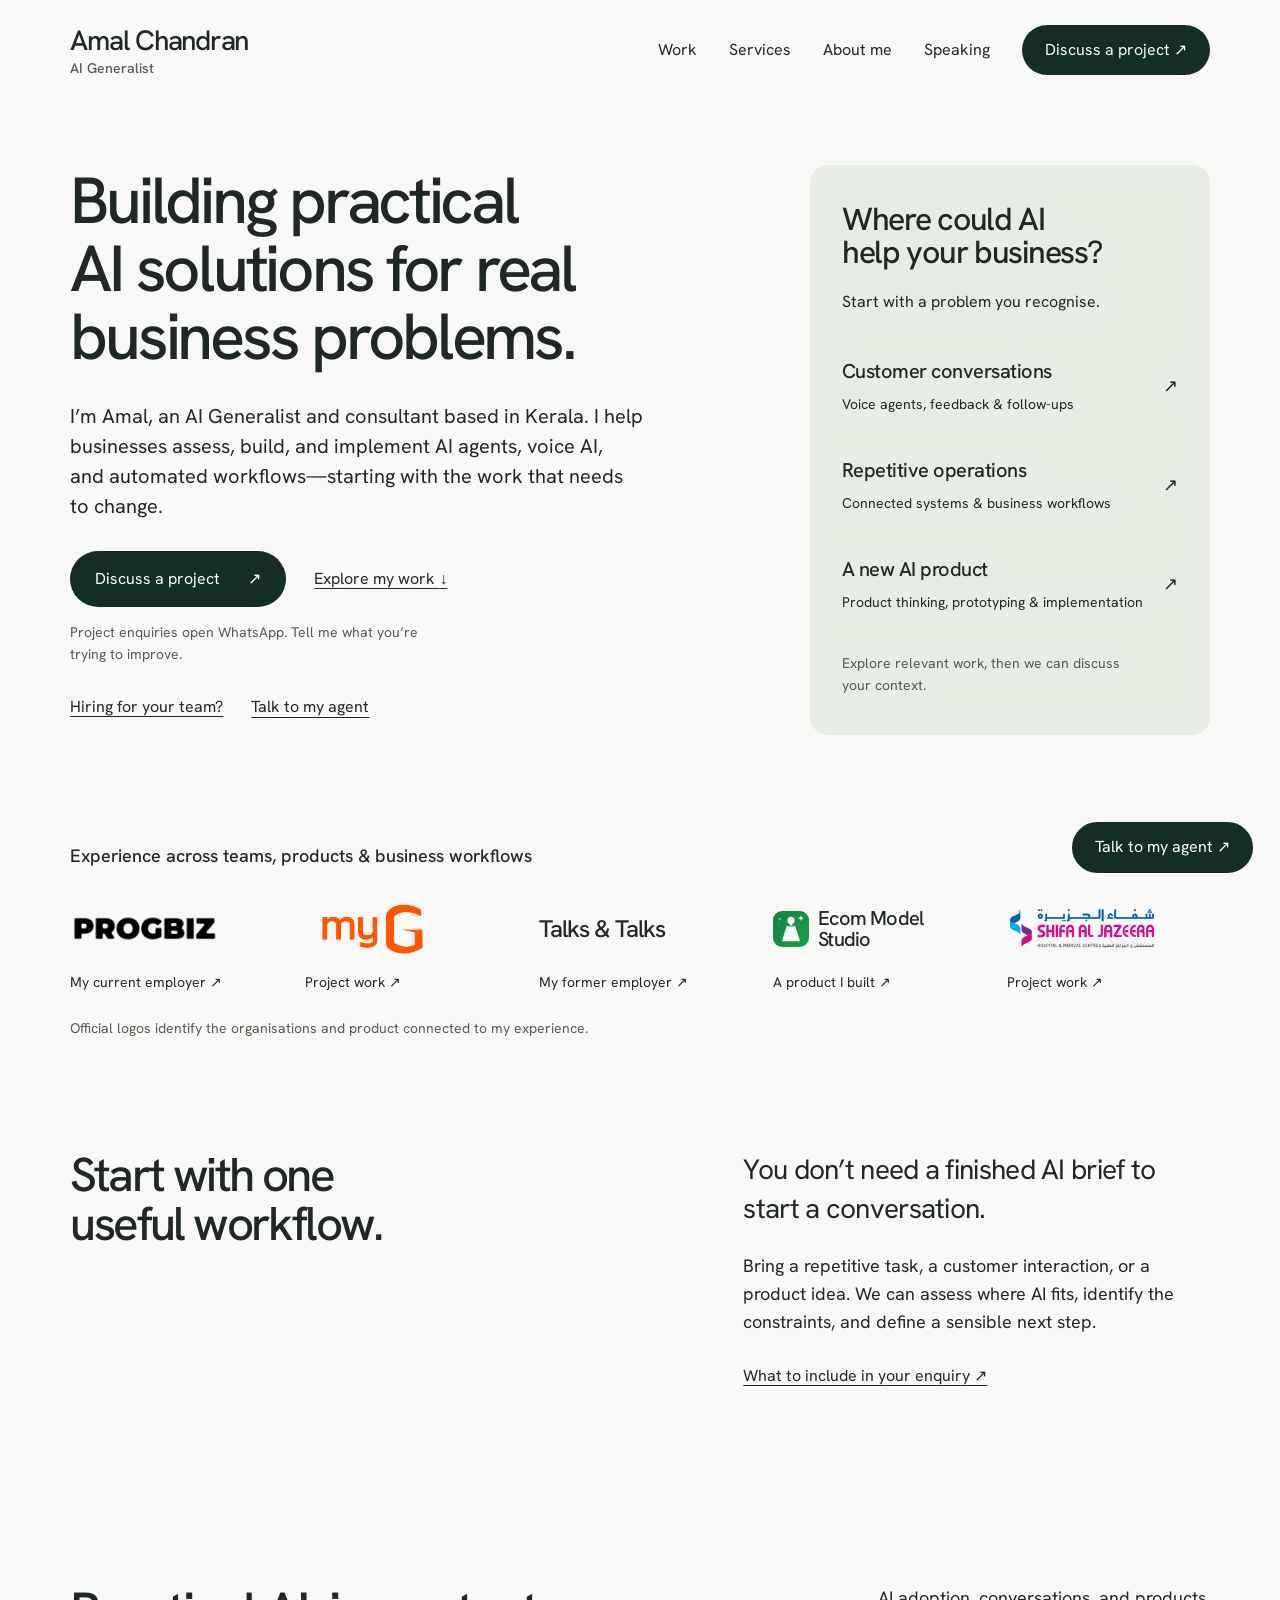
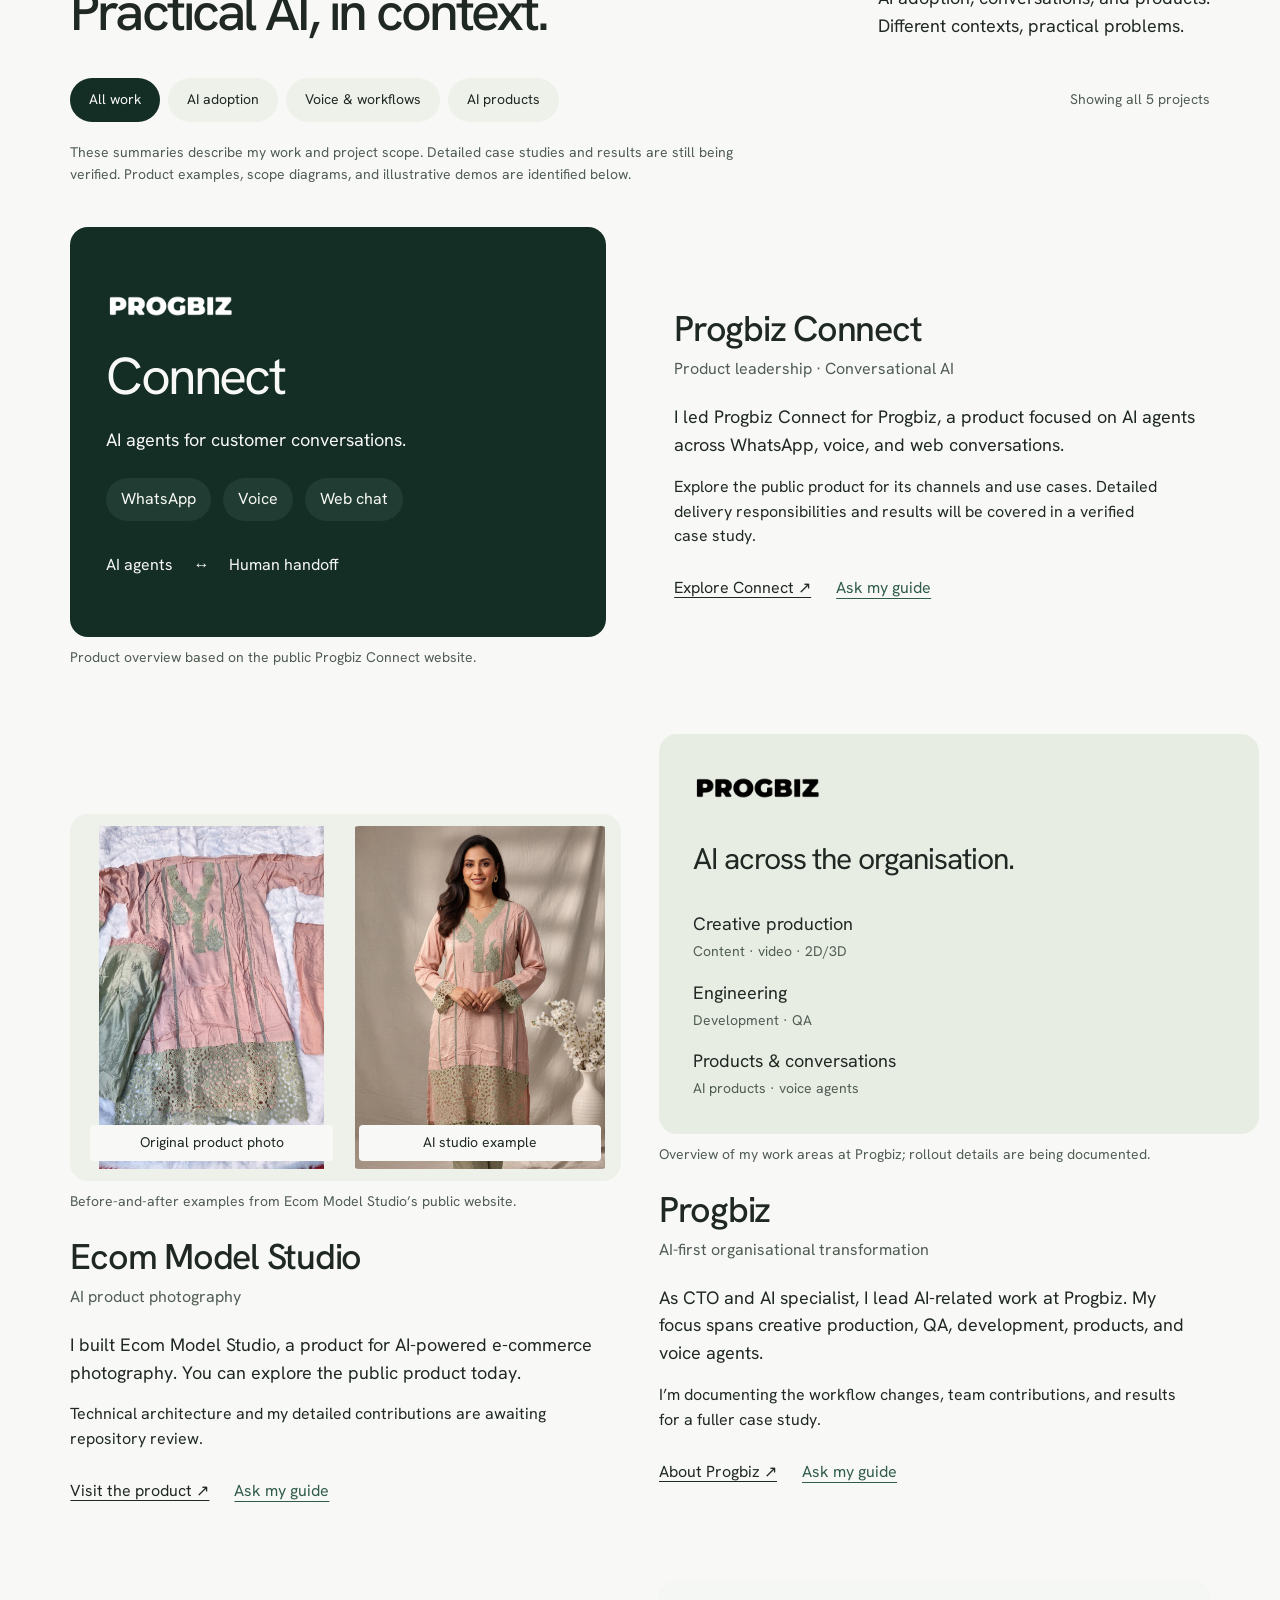
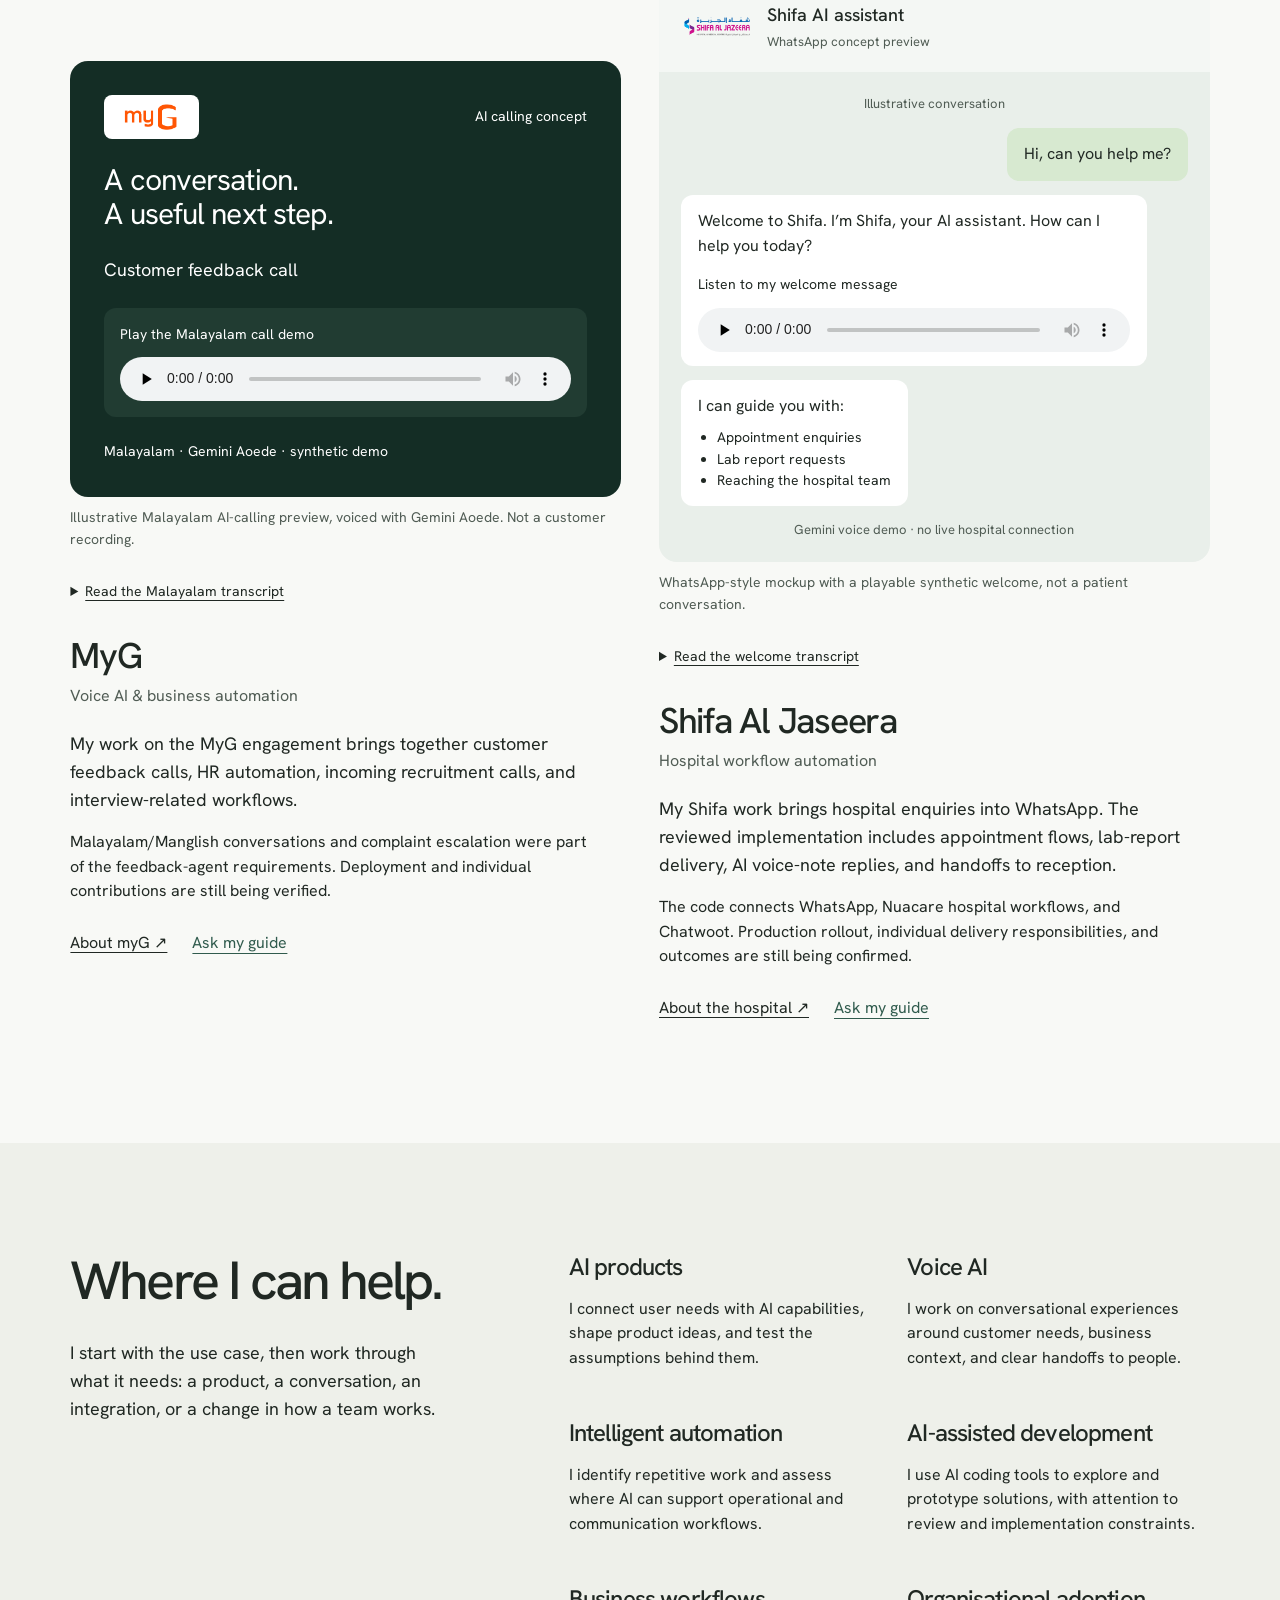
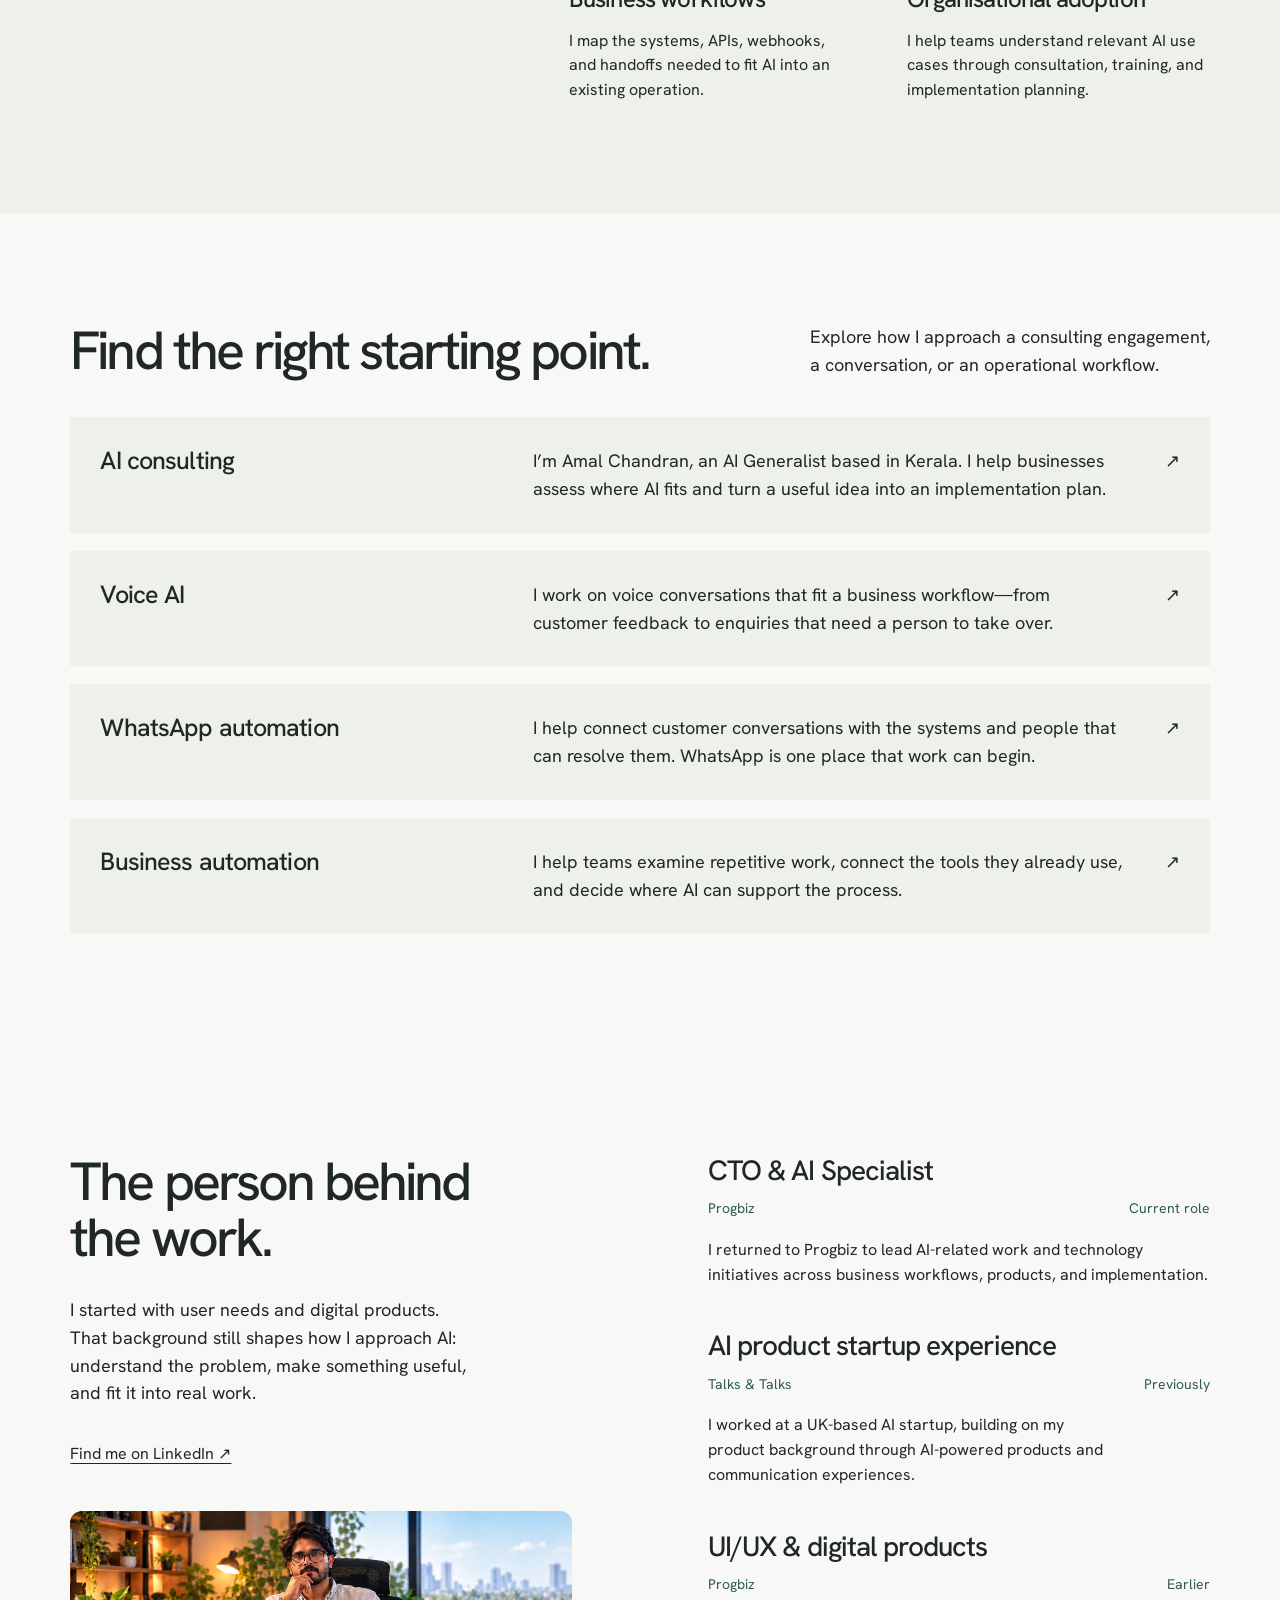
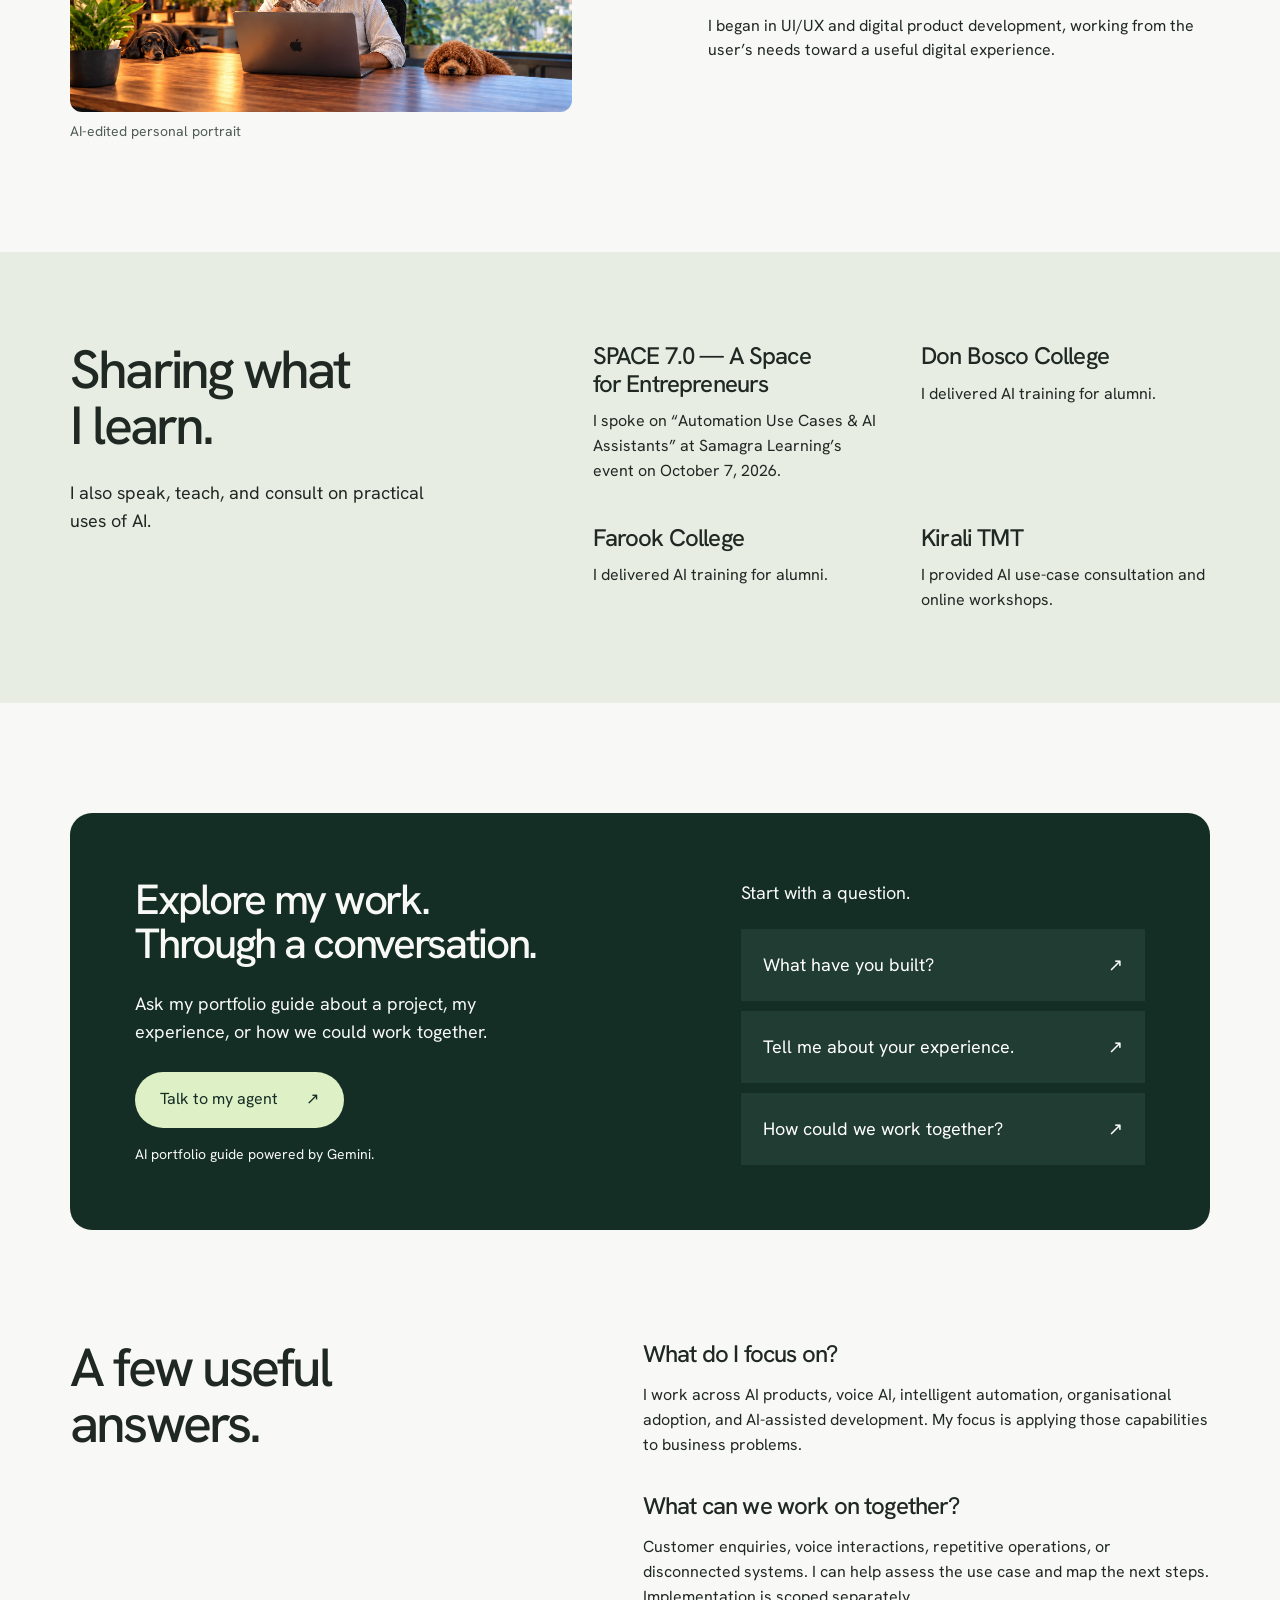
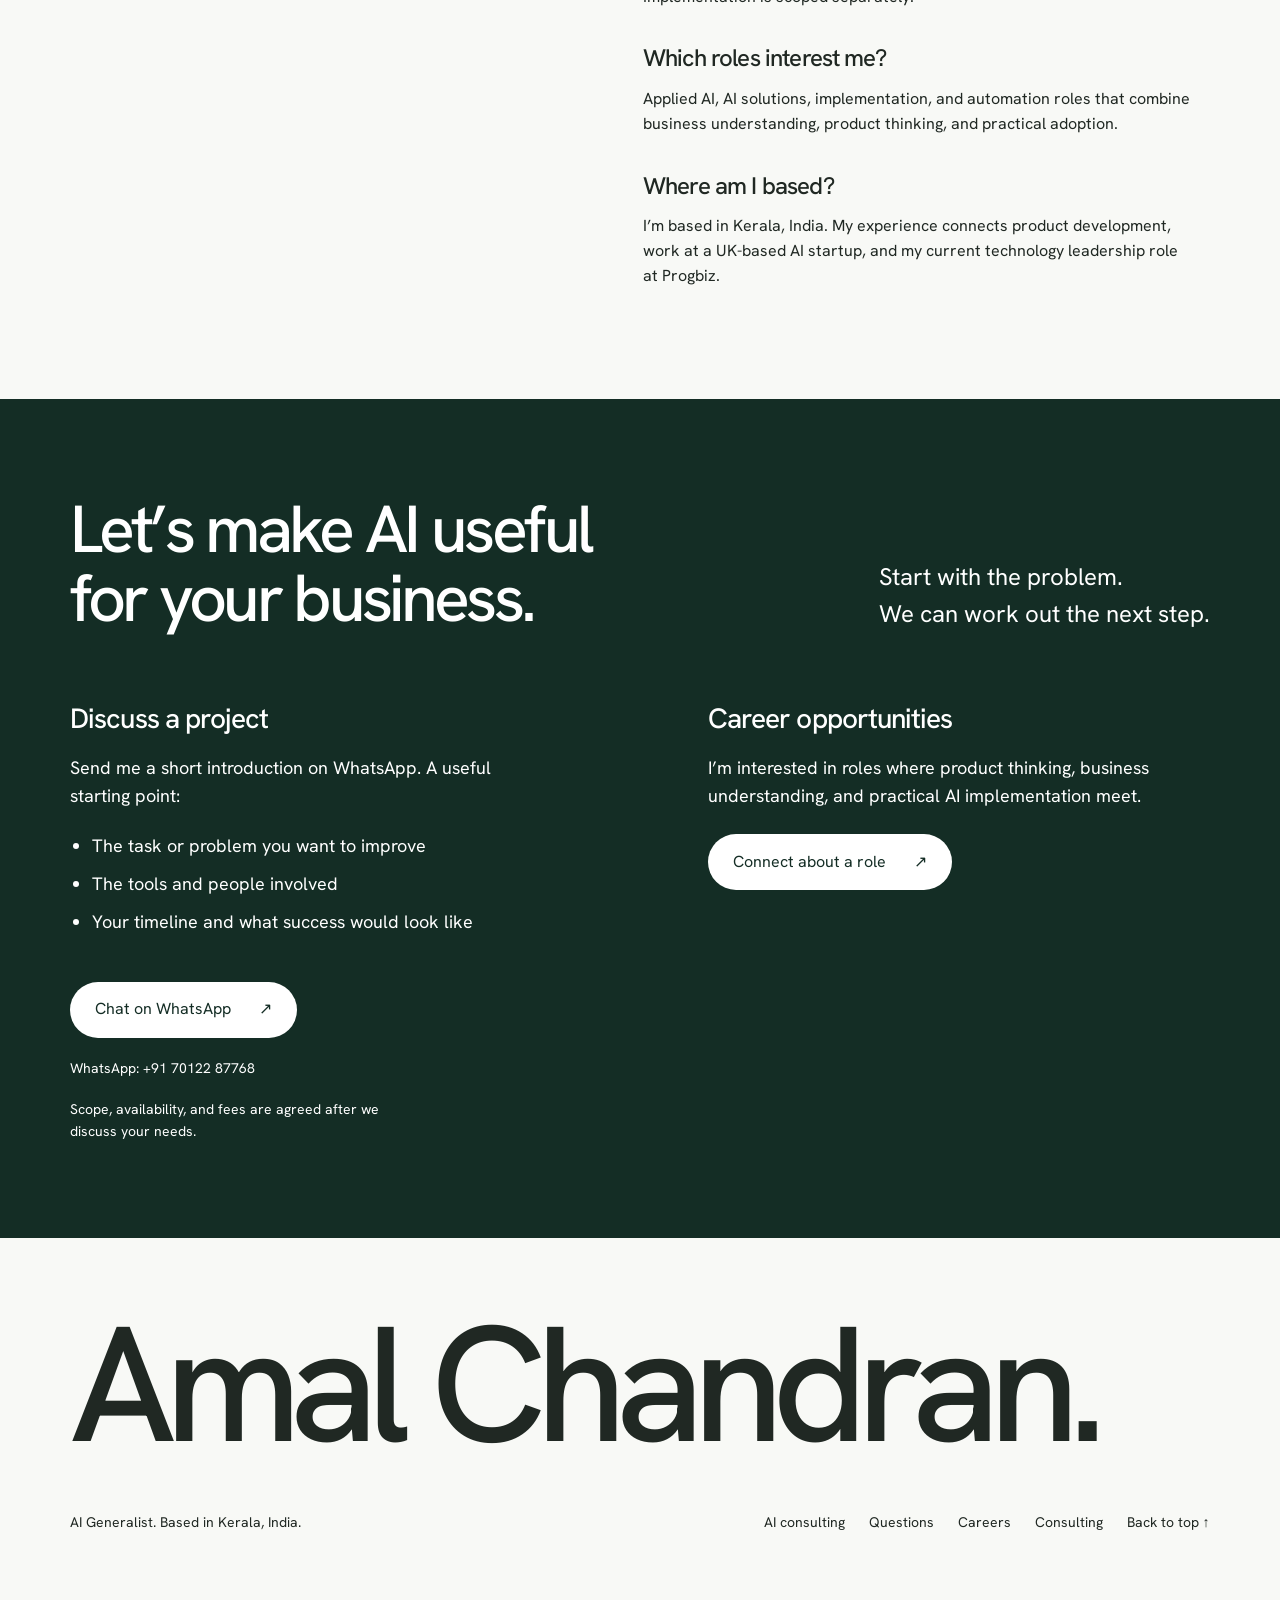
<file: index.html>
<!doctype html>
<html lang="en">
  <head>
    <meta charset="utf-8">
    <meta name="viewport" content="width=device-width, initial-scale=1">
    <meta name="theme-color" content="#f8f9f6">
    <meta name="description" content="AI consulting with Amal Chandran in Kerala, India. Explore AI agents, voice AI, WhatsApp automation and practical business workflows. Discuss your project.">
    <meta name="robots" content="index, follow, max-image-preview:large">
    <meta property="og:site_name" content="Amal Chandran">
    <meta property="og:type" content="website">
    <meta property="og:title" content="Amal Chandran — AI Generalist &amp; Consultant in Kerala">
    <meta property="og:description" content="Building practical AI solutions for real business problems. AI products, voice AI, intelligent automation, and AI-driven business workflows.">
    <meta name="twitter:title" content="Amal Chandran — AI Generalist &amp; Consultant in Kerala">
    <meta name="twitter:description" content="AI consulting, voice AI, WhatsApp automation and practical business workflows. Explore my work and discuss your project.">
    <meta name="twitter:card" content="summary_large_image">
    <meta property="og:image" content="https://madeofsystems.me/assets/social-card.png">
    <meta property="og:image:width" content="1200">
    <meta property="og:image:height" content="630">
    <meta property="og:image:alt" content="Amal Chandran, AI Generalist. Practical AI for real business problems.">
    <meta name="twitter:image" content="https://madeofsystems.me/assets/social-card.png">
    <meta name="google-site-verification" content="uiSsJR9hVgWPDmfGL1cYM483HydPegA6xON0E15owZM">
    <meta name="msvalidate.01" content="C6A7A8FC49D22FF23078E0AC3FD2D9D9">
    <meta name="author" content="Amal Chandran">
    <meta property="og:locale" content="en_IN">
    <link rel="preload" href="assets/fonts/hanken-grotesk-medium.ttf" as="font" type="font/ttf" crossorigin>
    <title>Amal Chandran — AI Generalist &amp; Consultant in Kerala</title>
    <link rel="icon" href="assets/favicon.svg" type="image/svg+xml">
    <link rel="stylesheet" href="styles.css">
    <!-- Canonical and absolute sharing URLs are set by scripts/build.py for a confirmed domain. -->
    <script src="script.js" defer></script>
    <script type="module" src="agent.js"></script>
    <script type="application/ld+json">
{
  "@context": "https://schema.org",
  "@type": "ProfilePage",
  "@id": "https://madeofsystems.me/#profile",
  "name": "Amal Chandran — AI Generalist",
  "description": "AI products, voice AI, intelligent automation, and AI-driven business workflows.",
  "inLanguage": "en",
  "mainEntity": {
    "@type": "Person",
    "@id": "https://madeofsystems.me/#amal-chandran",
    "name": "Amal Chandran",
    "jobTitle": "AI Generalist",
    "telephone": "+917012287768",
    "sameAs": [
      "https://in.linkedin.com/in/amal-chandran-designer"
    ],
    "description": "AI Generalist based in Kerala, India. Currently CTO and AI specialist at Progbiz.",
    "worksFor": {
      "@type": "Organization",
      "name": "Progbiz"
    },
    "address": {
      "@type": "PostalAddress",
      "addressRegion": "Kerala",
      "addressCountry": "IN"
    },
    "knowsAbout": [
      "AI products",
      "Voice AI",
      "Intelligent automation",
      "AI-assisted development",
      "Organisational AI adoption",
      "Business workflow implementation"
    ],
    "url": "https://madeofsystems.me/"
  },
  "url": "https://madeofsystems.me/",
  "isPartOf": {
    "@id": "https://madeofsystems.me/#website"
  }
}
    </script>
    <link rel="canonical" href="https://madeofsystems.me/">
    <meta property="og:url" content="https://madeofsystems.me/">
  <script type="application/ld+json">{"@context": "https://schema.org", "@graph": [{"@type": "WebSite", "@id": "https://madeofsystems.me/#website", "url": "https://madeofsystems.me/", "name": "Amal Chandran", "inLanguage": "en", "publisher": {"@id": "https://madeofsystems.me/#amal-chandran"}}, {"@type": "Service", "@id": "https://madeofsystems.me/services/ai-consulting/#service", "url": "https://madeofsystems.me/services/ai-consulting/", "name": "AI consulting with Amal Chandran", "serviceType": "AI consulting", "description": "AI consulting with Amal Chandran, an AI Generalist based in Kerala. Assess business use cases, plan implementation, and explore agents, automation and adoption.", "provider": {"@id": "https://madeofsystems.me/#amal-chandran"}}, {"@type": "Service", "@id": "https://madeofsystems.me/services/voice-ai/#service", "url": "https://madeofsystems.me/services/voice-ai/", "name": "Voice AI with Amal Chandran", "serviceType": "Voice AI", "description": "Explore voice AI for customer feedback and business conversations with Amal Chandran. Hear a Malayalam demo and discuss workflows, language and human handoffs.", "provider": {"@id": "https://madeofsystems.me/#amal-chandran"}}, {"@type": "Service", "@id": "https://madeofsystems.me/services/whatsapp-automation/#service", "url": "https://madeofsystems.me/services/whatsapp-automation/", "name": "WhatsApp automation with Amal Chandran", "serviceType": "WhatsApp automation", "description": "Discuss WhatsApp AI agents, enquiry workflows and human handoffs with Amal Chandran. Explore verified Shifa implementation scope and Progbiz Connect work.", "provider": {"@id": "https://madeofsystems.me/#amal-chandran"}}, {"@type": "Service", "@id": "https://madeofsystems.me/services/business-automation/#service", "url": "https://madeofsystems.me/services/business-automation/", "name": "Business automation with Amal Chandran", "serviceType": "Business automation", "description": "Assess repetitive work, system integrations and AI adoption with Amal Chandran. Practical business automation consulting grounded in workflows and human review.", "provider": {"@id": "https://madeofsystems.me/#amal-chandran"}}]}</script>
</head>
  <body data-agent-mode="gemini" data-agent-endpoint="https://madeofsystems.me/api/chat">
    <a class="skip-link" href="#main">Skip to content</a>
    <header class="site-header"><div class="container header-inner">
      <a class="identity" href="#top" aria-label="Amal Chandran, back to top">Amal Chandran<span>AI Generalist</span></a>
      <button class="agent-launcher" aria-label="Talk to my agent" type="button" data-agent-open aria-haspopup="dialog" aria-controls="agent-dialog" hidden><span class="agent-launch-label">Talk to my agent <span aria-hidden="true">↗</span></span><span class="agent-mobile-label" aria-hidden="true">Ask</span></button>
      <button class="menu-toggle" type="button" aria-expanded="false" aria-controls="site-nav" hidden>Menu <span aria-hidden="true">+</span></button>
      <nav id="site-nav" aria-label="Main navigation"><a href="#work">Work</a><a href="#services">Services</a><a href="#experience">About me</a><a href="#speaking">Speaking</a><a class="nav-contact" href="#consulting">Discuss a project <span aria-hidden="true">↗</span></a></nav>
    </div></header>
    <main id="main" tabindex="-1">
      <section class="hero container" id="top" aria-labelledby="hero-title">
        <div class="hero-content"><h1 id="hero-title">Building practical AI solutions for real business problems.</h1>
          <p class="hero-intro">I’m Amal, an AI Generalist and consultant based in Kerala. I help businesses assess, build, and implement AI agents, voice AI, and automated workflows—starting with the work that needs to change.</p>
          <div class="hero-routes"><a class="button button-dark" href="https://wa.me/917012287768" target="_blank" rel="noopener noreferrer">Discuss a project <span aria-hidden="true">↗</span></a><a class="text-link" href="#work">Explore my work <span aria-hidden="true">↓</span></a></div>
          <p class="hero-contact-note">Project enquiries open WhatsApp. Tell me what you’re trying to improve.</p>
          <div class="hero-audiences"><a href="#careers">Hiring for your team?</a><button class="ask-work" type="button" data-agent-open hidden>Talk to my agent</button></div>
        </div>
        <aside class="hero-fit" aria-labelledby="fit-title"><h2 id="fit-title">Where could AI<br>help your business?</h2><p>Start with a problem you recognise.</p><div class="fit-options">
          <a href="#myg"><span><strong>Customer conversations</strong><small>Voice agents, feedback &amp; follow-ups</small></span><span aria-hidden="true">↗</span></a>
          <a href="#shifa"><span><strong>Repetitive operations</strong><small>Connected systems &amp; business workflows</small></span><span aria-hidden="true">↗</span></a>
          <a href="#ecom-studio"><span><strong>A new AI product</strong><small>Product thinking, prototyping &amp; implementation</small></span><span aria-hidden="true">↗</span></a>
        </div><p class="fit-note">Explore relevant work, then we can discuss your context.</p></aside>
      </section>
      <section class="affiliations container" aria-labelledby="affiliations-title"><h2 id="affiliations-title">Experience across teams, products &amp; business workflows</h2><div class="brand-list">
        <a href="https://progbiz.io/" target="_blank" rel="noopener noreferrer"><img src="assets/logos/progbiz.png" width="300" height="100" alt="Progbiz" loading="lazy"><span>My current employer ↗</span></a>
        <a href="https://www.myg.in/" target="_blank" rel="noopener noreferrer"><img src="assets/logos/myg.png" width="986" height="357" alt="myG" loading="lazy"><span>Project work ↗</span></a>
        <a href="https://uk.linkedin.com/company/talks-talks" target="_blank" rel="noopener noreferrer"><strong>Talks &amp; Talks</strong><span>My former employer ↗</span></a>
        <a href="https://ecommodel.studio/" target="_blank" rel="noopener noreferrer"><strong class="ecom-brand"><img src="assets/logos/ecom-model-studio.svg" width="40" height="40" alt="">Ecom Model<br>Studio</strong><span>A product I built ↗</span></a>
        <a href="https://www.shifaaljazeera.com/" target="_blank" rel="noopener noreferrer"><img src="assets/logos/shifa.png" width="500" height="150" alt="Shifa Al Jazeera Hospital" loading="lazy"><span>Project work ↗</span></a>
      </div><p class="brand-note">Official logos identify the organisations and product connected to my experience.</p></section>
      <section class="introduction container" aria-labelledby="intro-title"><h2 id="intro-title">Start with one<br>useful workflow.</h2><div><p>You don’t need a finished AI brief to start a conversation.</p><p>Bring a repetitive task, a customer interaction, or a product idea. We can assess where AI fits, identify the constraints, and define a sensible next step.</p><a class="text-link" href="#consulting">What to include in your enquiry ↗</a></div></section>
      <section class="section work-section container" id="work" aria-labelledby="work-title">
        <div class="section-heading"><h2 id="work-title">Practical AI, in context.</h2><p>AI adoption, conversations, and products.<br>Different contexts, practical problems.</p></div>
        <div class="work-toolbar" hidden><div class="project-filters" role="group" aria-label="Filter projects by interest"><button type="button" data-filter="all" aria-pressed="true">All work</button><button type="button" data-filter="adoption" aria-pressed="false">AI adoption</button><button type="button" data-filter="workflows" aria-pressed="false">Voice &amp; workflows</button><button type="button" data-filter="products" aria-pressed="false">AI products</button></div><p class="filter-status" role="status" aria-live="polite">Showing all 5 projects</p></div>
        <p class="draft-note">These summaries describe my work and project scope. Detailed case studies and results are still being verified. Product examples, scope diagrams, and illustrative demos are identified below.</p>
        <div class="project-list">
          <article id="progbiz-connect" class="project-row project-connect" data-category="products" aria-labelledby="connect-title"><figure class="project-image"><div class="connect-visual"><img class="scope-logo" src="assets/logos/progbiz.png" width="300" height="100" alt="Progbiz" loading="lazy"><p class="connect-wordmark">Connect</p><p>AI agents for customer conversations.</p><div class="connect-channels"><span>WhatsApp</span><span>Voice</span><span>Web chat</span></div><div class="connect-route"><span>AI agents</span><span aria-hidden="true">↔</span><span>Human handoff</span></div></div><figcaption>Product overview based on the public Progbiz Connect website.</figcaption></figure><div class="project-title"><h3 id="connect-title">Progbiz Connect</h3><p>Product leadership · Conversational AI</p></div><div class="project-copy"><p>I led Progbiz Connect for Progbiz, a product focused on AI agents across WhatsApp, voice, and web conversations.</p><p class="project-caveat">Explore the public product for its channels and use cases. Detailed delivery responsibilities and results will be covered in a verified case study.</p><div class="project-actions"><a class="text-link" href="https://connect.progbiz.io/" target="_blank" rel="noopener noreferrer">Explore Connect ↗</a><button class="ask-work" type="button" data-agent-open data-ask="What is Progbiz Connect?" hidden>Ask my guide</button></div></div></article>

          <article id="ecom-studio" class="project-row project-ecom" data-category="products" aria-labelledby="ecom-title"><figure class="project-image"><a class="ecom-comparison" href="https://ecommodel.studio/" target="_blank" rel="noopener noreferrer" aria-label="Explore these examples on Ecom Model Studio"><div><img src="assets/images/ecom-kurti-original.jpg" alt="Original pink embroidered kurti photograph displayed on Ecom Model Studio" width="897" height="1372" loading="lazy"><span>Original product photo</span></div><div><img src="assets/images/ecom-kurti-studio.jpg" alt="AI studio model image of the pink kurti displayed on Ecom Model Studio" width="864" height="1184" loading="lazy"><span>AI studio example</span></div></a><figcaption>Before-and-after examples from Ecom Model Studio’s public website.</figcaption></figure><div class="project-title"><h3 id="ecom-title">Ecom Model Studio</h3><p>AI product photography</p></div><div class="project-copy"><p>I built Ecom Model Studio, a product for AI-powered e-commerce photography. You can explore the public product today.</p><p class="project-caveat">Technical architecture and my detailed contributions are awaiting repository review.</p><div class="project-actions"><a class="text-link" href="https://ecommodel.studio/" target="_blank" rel="noopener noreferrer">Visit the product ↗</a><button class="ask-work" type="button" data-agent-open data-ask="What is Ecom Model Studio?" hidden>Ask my guide</button></div></div></article>
          <article id="progbiz" class="project-row project-progbiz" data-category="adoption" aria-labelledby="progbiz-title"><figure class="project-image"><div class="scope-visual scope-progbiz"><img class="scope-logo" src="assets/logos/progbiz.png" width="300" height="100" alt="Progbiz" loading="lazy"><p class="scope-title">AI across the organisation.</p><div class="scope-groups"><span>Creative production<small>Content · video · 2D/3D</small></span><span>Engineering<small>Development · QA</small></span><span>Products &amp; conversations<small>AI products · voice agents</small></span></div></div><figcaption>Overview of my work areas at Progbiz; rollout details are being documented.</figcaption></figure><div class="project-title"><h3 id="progbiz-title">Progbiz</h3><p>AI-first organisational transformation</p></div><div class="project-copy"><p>As CTO and AI specialist, I lead AI-related work at Progbiz. My focus spans creative production, QA, development, products, and voice agents.</p><p class="project-caveat">I’m documenting the workflow changes, team contributions, and results for a fuller case study.</p><div class="project-actions"><a class="text-link" href="https://progbiz.io/" target="_blank" rel="noopener noreferrer">About Progbiz ↗</a><button class="ask-work" type="button" data-agent-open data-ask="What is your role at Progbiz?" hidden>Ask my guide</button></div></div></article>
          <article id="myg" class="project-row project-myg" data-category="workflows" aria-labelledby="myg-title"><figure class="project-image"><div class="call-demo" data-ui><div class="demo-brand"><img src="assets/logos/myg.png" width="986" height="357" alt="myG" loading="lazy"><span>AI calling concept</span></div><p class="call-demo-title">A conversation.<br>A useful next step.</p><p>Customer feedback call</p><div class="demo-audio"><span id="myg-audio-label">Play the Malayalam call demo</span><audio controls preload="none" aria-labelledby="myg-audio-label" src="assets/audio/myg-feedback-malayalam-aoede-v2.mp3">Your browser does not support audio. Read the transcript below.</audio></div><p class="demo-disclosure">Malayalam · Gemini Aoede · synthetic demo</p></div><figcaption>Illustrative Malayalam AI-calling preview, voiced with Gemini Aoede. Not a customer recording.</figcaption></figure><details class="audio-transcript"><summary>Read the Malayalam transcript</summary><p lang="ml">ഹലോ! ഇത് മൈ ജിയുടെ എഐ ഫീഡ്ബാക്ക് കോളിന്റെ ഒരു ഡെമോ ആണ്. ഇപ്പോൾ ഒരു മിനിറ്റ് സംസാരിക്കാൻ പറ്റുമോ? കഴിഞ്ഞ തവണ മൈ ജിയിൽ ഷോപ്പിംഗ് ചെയ്ത അനുഭവം എങ്ങനെയുണ്ടായിരുന്നു? സ്റ്റാഫിന്റെ സഹായമൊക്കെ നന്നായി കിട്ടിയോ? എന്തെങ്കിലും ബുദ്ധിമുട്ടുണ്ടായെങ്കിൽ പറയണേ. നിങ്ങളുടെ അഭിപ്രായം ടീമിനെ അറിയിക്കാൻ ഞാൻ സഹായിക്കാം.</p></details><div class="project-title"><h3 id="myg-title">MyG</h3><p>Voice AI &amp; business automation</p></div><div class="project-copy"><p>My work on the MyG engagement brings together customer feedback calls, HR automation, incoming recruitment calls, and interview-related workflows.</p><p class="project-caveat">Malayalam/Manglish conversations and complaint escalation were part of the feedback-agent requirements. Deployment and individual contributions are still being verified.</p><div class="project-actions"><a class="text-link" href="https://www.myg.in/" target="_blank" rel="noopener noreferrer">About myG ↗</a><button class="ask-work" type="button" data-agent-open data-ask="Tell me about the MyG work" hidden>Ask my guide</button></div></div></article>
          <article id="shifa" class="project-row project-shifa" data-category="workflows" aria-labelledby="shifa-title"><figure class="project-image"><div class="whatsapp-demo" data-ui><div class="whatsapp-header"><img src="assets/logos/shifa.png" width="500" height="150" alt="Shifa Al Jazeera Hospital" loading="lazy"><div><strong>Shifa AI assistant</strong><span>WhatsApp concept preview</span></div></div><div class="whatsapp-conversation"><p class="chat-example-label">Illustrative conversation</p><div class="chat-bubble visitor-bubble">Hi, can you help me?</div><div class="chat-bubble assistant-bubble"><p>Welcome to Shifa. I’m Shifa, your AI assistant. How can I help you today?</p><div class="voice-message"><span id="shifa-audio-label">Listen to my welcome message</span><audio controls preload="none" aria-labelledby="shifa-audio-label" src="assets/audio/shifa-welcome-gemini-v1.mp3">Your browser does not support audio. Read the transcript below.</audio></div></div><div class="chat-bubble assistant-bubble"><p>I can guide you with:</p><ul><li>Appointment enquiries</li><li>Lab report requests</li><li>Reaching the hospital team</li></ul></div><p class="chat-example-label">Gemini voice demo · no live hospital connection</p></div></div><figcaption>WhatsApp-style mockup with a playable synthetic welcome, not a patient conversation.</figcaption></figure><details class="audio-transcript"><summary>Read the welcome transcript</summary><p>Welcome to Shifa. I am Shifa, your AI assistant. How can I help you today? I can guide you with appointment enquiries, lab report requests, or help you reach the hospital team.</p></details><div class="project-title"><h3 id="shifa-title">Shifa Al Jaseera</h3><p>Hospital workflow automation</p></div><div class="project-copy"><p>My Shifa work brings hospital enquiries into WhatsApp. The reviewed implementation includes appointment flows, lab-report delivery, AI voice-note replies, and handoffs to reception.</p><p class="project-caveat">The code connects WhatsApp, Nuacare hospital workflows, and Chatwoot. Production rollout, individual delivery responsibilities, and outcomes are still being confirmed.</p><div class="project-actions"><a class="text-link" href="https://www.shifaaljazeera.com/" target="_blank" rel="noopener noreferrer">About the hospital ↗</a><button class="ask-work" type="button" data-agent-open data-ask="Tell me about the hospital project" hidden>Ask my guide</button></div></div></article>
        </div>
      </section>
      <section class="expertise-wrap"><div class="section container" id="expertise" aria-labelledby="expertise-title"><div class="section-heading"><h2 id="expertise-title">Where I can help.</h2><p>I start with the use case, then work through what it needs: a product, a conversation, an integration, or a change in how a team works.</p></div><div class="capabilities">
        <article><h3>AI products</h3><p>I connect user needs with AI capabilities, shape product ideas, and test the assumptions behind them.</p></article>
        <article><h3>Voice AI</h3><p>I work on conversational experiences around customer needs, business context, and clear handoffs to people.</p></article>
        <article><h3>Intelligent automation</h3><p>I identify repetitive work and assess where AI can support operational and communication workflows.</p></article>
        <article><h3>AI-assisted development</h3><p>I use AI coding tools to explore and prototype solutions, with attention to review and implementation constraints.</p></article>
        <article><h3>Business workflows</h3><p>I map the systems, APIs, webhooks, and handoffs needed to fit AI into an existing operation.</p></article>
        <article><h3>Organisational adoption</h3><p>I help teams understand relevant AI use cases through consultation, training, and implementation planning.</p></article>
      </div></div></section>
      <section class="service-directory section container" id="services" aria-labelledby="services-title"><div class="section-heading"><h2 id="services-title">Find the right starting point.</h2><p>Explore how I approach a consulting engagement, a conversation, or an operational workflow.</p></div><ul class="service-index"><li><a href="/services/ai-consulting/"><h3>AI consulting</h3><p>I’m Amal Chandran, an AI Generalist based in Kerala. I help businesses assess where AI fits and turn a useful idea into an implementation plan.</p><span aria-hidden="true">↗</span></a></li><li><a href="/services/voice-ai/"><h3>Voice AI</h3><p>I work on voice conversations that fit a business workflow—from customer feedback to enquiries that need a person to take over.</p><span aria-hidden="true">↗</span></a></li><li><a href="/services/whatsapp-automation/"><h3>WhatsApp automation</h3><p>I help connect customer conversations with the systems and people that can resolve them. WhatsApp is one place that work can begin.</p><span aria-hidden="true">↗</span></a></li><li><a href="/services/business-automation/"><h3>Business automation</h3><p>I help teams examine repetitive work, connect the tools they already use, and decide where AI can support the process.</p><span aria-hidden="true">↗</span></a></li></ul></section>
      <section class="experience-section section container" id="experience" aria-labelledby="experience-title"><div class="experience-intro"><h2 id="experience-title">The person behind<br>the work.</h2><p>I started with user needs and digital products. That background still shapes how I approach AI: understand the problem, make something useful, and fit it into real work.</p><a class="text-link" href="https://in.linkedin.com/in/amal-chandran-designer" target="_blank" rel="noopener noreferrer">Find me on LinkedIn ↗</a><figure class="about-portrait"><img src="assets/images/amal-workspace-cover.jpg" alt="AI-edited portrait of Amal at his laptop with his two dogs" width="1983" height="793" loading="lazy"><figcaption>AI-edited personal portrait</figcaption></figure></div><ol class="timeline" aria-label="My experience, most recent first">
        <li><h3>CTO &amp; AI Specialist</h3><div class="timeline-meta"><span>Progbiz</span><span>Current role</span></div><p>I returned to Progbiz to lead AI-related work and technology initiatives across business workflows, products, and implementation.</p></li>
        <li><h3>AI product startup experience</h3><div class="timeline-meta"><span>Talks &amp; Talks</span><span>Previously</span></div><p>I worked at a UK-based AI startup, building on my product background through AI-powered products and communication experiences.</p></li>
        <li><h3>UI/UX &amp; digital products</h3><div class="timeline-meta"><span>Progbiz</span><span>Earlier</span></div><p>I began in UI/UX and digital product development, working from the user’s needs toward a useful digital experience.</p></li>
      </ol></section>
      <section class="speaking-section" id="speaking" aria-labelledby="speaking-title"><div class="container speaking-inner"><div class="speaking-intro"><h2 id="speaking-title">Sharing what<br>I learn.</h2><p>I also speak, teach, and consult on practical uses of AI.</p></div><ul class="engagements"><li><h3>SPACE 7.0 — A Space for Entrepreneurs</h3><p>I spoke on “Automation Use Cases &amp; AI Assistants” at Samagra Learning’s event on <time datetime="2026-10-07">October 7, 2026</time>.</p></li><li><h3>Don Bosco College</h3><p>I delivered AI training for alumni.</p></li><li><h3>Farook College</h3><p>I delivered AI training for alumni.</p></li><li><h3>Kirali TMT</h3><p>I provided AI use-case consultation and online workshops.</p></li></ul></div></section>
      <section class="agent-feature container" aria-labelledby="agent-feature-title"><div class="agent-invitation"><h2 id="agent-feature-title">Explore my work.<br>Through a conversation.</h2><p>Ask my portfolio guide about a project, my experience, or how we could work together.</p><button type="button" class="button button-dark" data-agent-open hidden>Talk to my agent <span aria-hidden="true">↗</span></button><p class="agent-feature-note">AI portfolio guide powered by Gemini.</p><noscript><p><a href="#questions">Read the answers below.</a></p></noscript></div><div class="agent-sampler"><p>Start with a question.</p><button type="button" data-agent-open data-ask="What have you built?" hidden>What have you built? <span aria-hidden="true">↗</span></button><button type="button" data-agent-open data-ask="Tell me about your experience" hidden>Tell me about your experience. <span aria-hidden="true">↗</span></button><button type="button" data-agent-open data-ask="How could we work together?" hidden>How could we work together? <span aria-hidden="true">↗</span></button></div></section>
      <section class="questions-section section container" id="questions" aria-labelledby="questions-title"><h2 id="questions-title">A few useful answers.</h2><div class="answer-list">
        <article class="answer-row"><h3>What do I focus on?</h3><p>I work across AI products, voice AI, intelligent automation, organisational adoption, and AI-assisted development. My focus is applying those capabilities to business problems.</p></article>
        <article class="answer-row"><h3>What can we work on together?</h3><p>Customer enquiries, voice interactions, repetitive operations, or disconnected systems. I can help assess the use case and map the next steps. Implementation is scoped separately.</p></article>
        <article class="answer-row"><h3>Which roles interest me?</h3><p>Applied AI, AI solutions, implementation, and automation roles that combine business understanding, product thinking, and practical adoption.</p></article>
        <article class="answer-row"><h3>Where am I based?</h3><p>I’m based in Kerala, India. My experience connects product development, work at a UK-based AI startup, and my current technology leadership role at Progbiz.</p></article>
      </div></section>
      <section class="contact-section" id="contact" aria-labelledby="contact-title"><div class="container"><div class="contact-heading"><h2 id="contact-title">Let’s make AI useful<br>for your business.</h2><p>Start with the problem.<br>We can work out the next step.</p></div><div class="contact-paths"><article id="consulting" class="contact-path" aria-labelledby="consulting-title"><h3 id="consulting-title">Discuss a project</h3><p>Send me a short introduction on WhatsApp. A useful starting point:</p><ul class="enquiry-brief"><li>The task or problem you want to improve</li><li>The tools and people involved</li><li>Your timeline and what success would look like</li></ul><a class="button button-light" href="https://wa.me/917012287768" target="_blank" rel="noopener noreferrer">Chat on WhatsApp <span aria-hidden="true">↗</span></a><p class="contact-note">WhatsApp: +91 70122 87768</p><p class="contact-note">Scope, availability, and fees are agreed after we discuss your needs.</p></article><article id="careers" class="contact-path" aria-labelledby="careers-title"><h3 id="careers-title">Career opportunities</h3><p>I’m interested in roles where product thinking, business understanding, and practical AI implementation meet.</p><a class="button button-light" href="https://in.linkedin.com/in/amal-chandran-designer" target="_blank" rel="noopener noreferrer">Connect about a role <span aria-hidden="true">↗</span></a></article></div></div></section>
    </main>
    <footer class="site-footer"><div class="container"><p class="footer-name">Amal Chandran.</p><div class="footer-bottom"><p>AI Generalist. Based in Kerala, India.</p><div><a href="/services/ai-consulting/">AI consulting</a><a href="#questions">Questions</a><a href="#careers">Careers</a><a href="#consulting">Consulting</a><a href="#top">Back to top ↑</a></div></div></div></footer>
    <dialog id="agent-dialog" aria-labelledby="agent-title" aria-describedby="agent-privacy">
      <div class="agent-shell">
        <header class="agent-header"><div><h2 id="agent-title">Let’s talk AI.</h2><p id="agent-status" role="status">Local demo · no API connected</p></div><button id="agent-close" type="button" aria-label="Close portfolio guide">×</button></header>
        <div id="agent-messages" class="agent-messages" role="log" aria-label="Conversation" aria-live="polite" aria-relevant="additions" tabindex="0"><div class="agent-message from-guide"><strong>Portfolio guide</strong><p>I’m Amal’s AI portfolio guide. Ask about the work, experience, or working together.</p></div></div>
        <div class="agent-prompts" role="group" aria-label="Suggested questions"><button type="button" data-agent-prompt="Tell me about your experience">My experience</button><button type="button" data-agent-prompt="What is Ecom Model Studio?">Ecom Model Studio</button><button type="button" data-agent-prompt="How could we work together?">Work together</button></div>
        <form id="agent-form"><label for="agent-question">Your question</label><div class="agent-compose"><input id="agent-question" name="question" type="text" maxlength="1000" autocomplete="off" placeholder="What would you like to know?" required><button type="submit" aria-label="Send question">↑</button></div></form>
        <div class="agent-foot"><p id="agent-privacy">Local demo · prepared portfolio answers. Nothing is sent to an AI service or to Amal.</p><button id="agent-reset" type="button">Clear chat</button></div>
      </div>
    </dialog>
  </body>
</html>
</file>
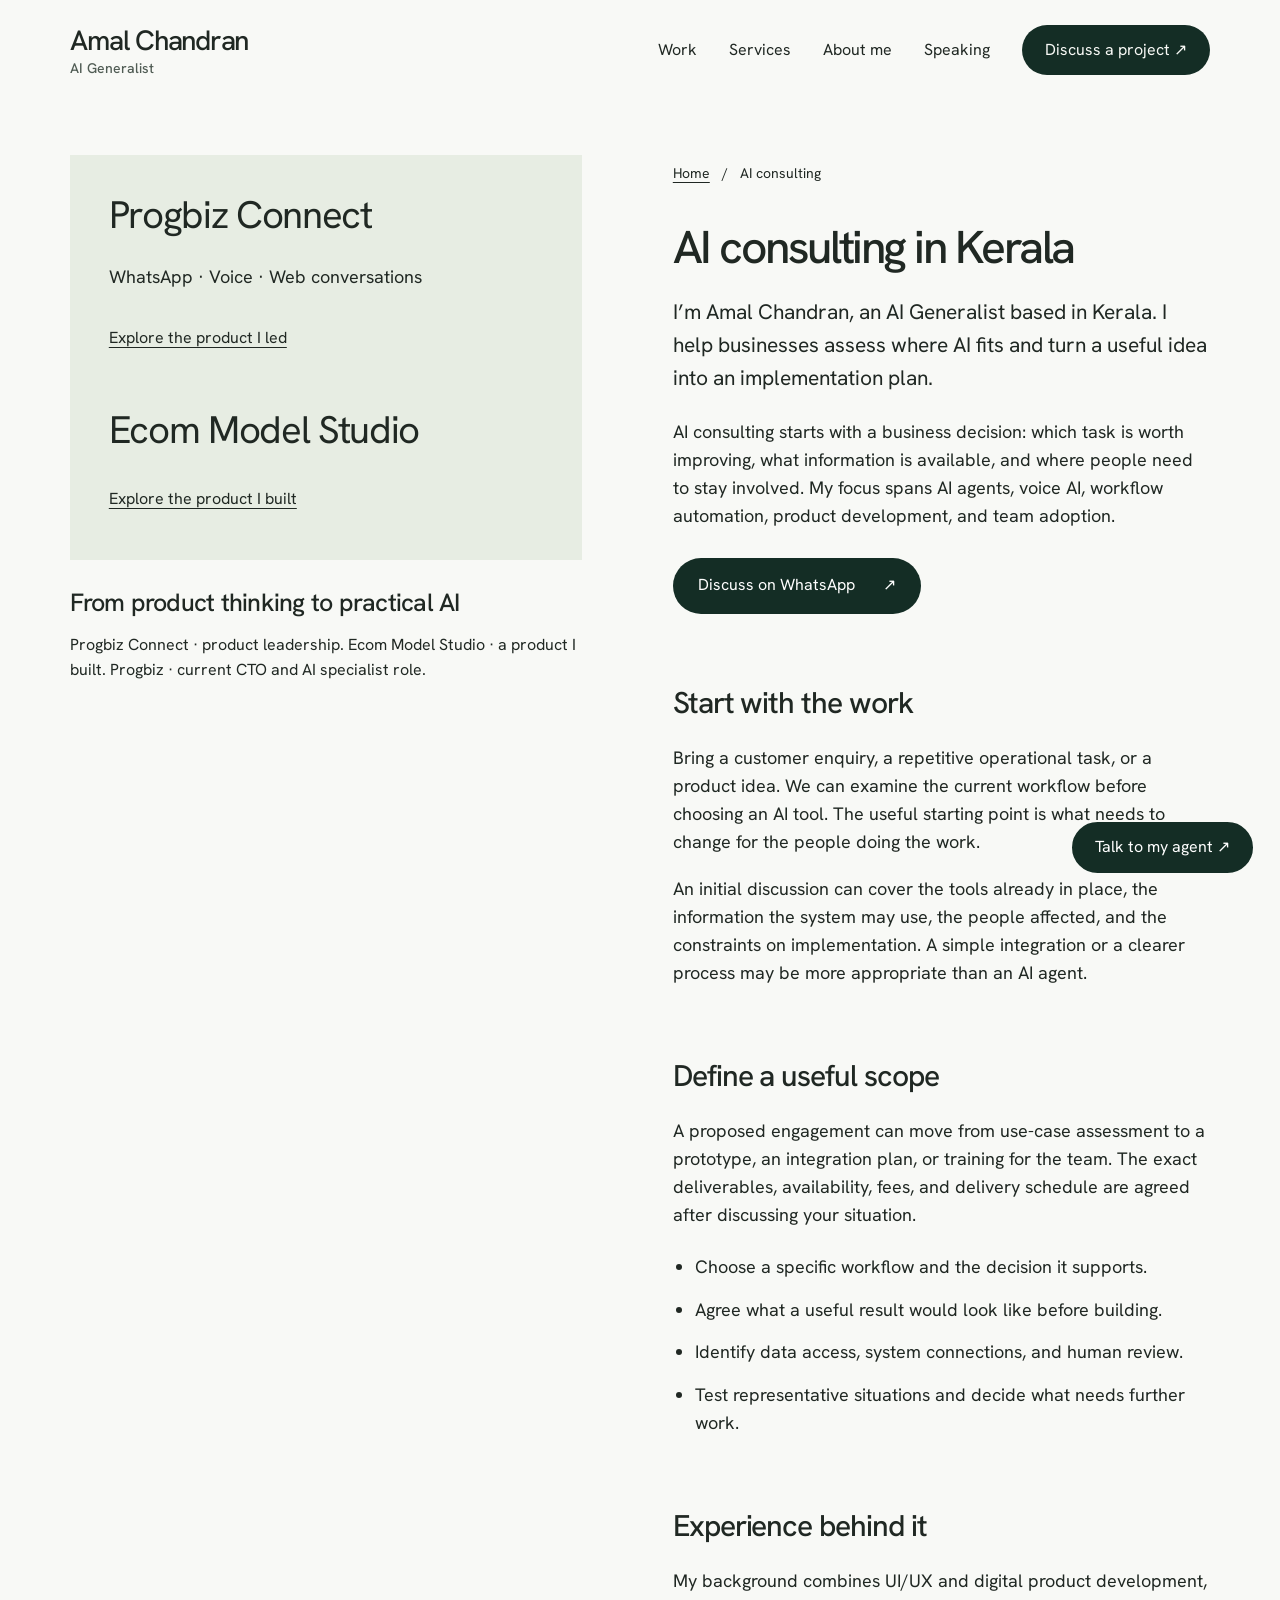
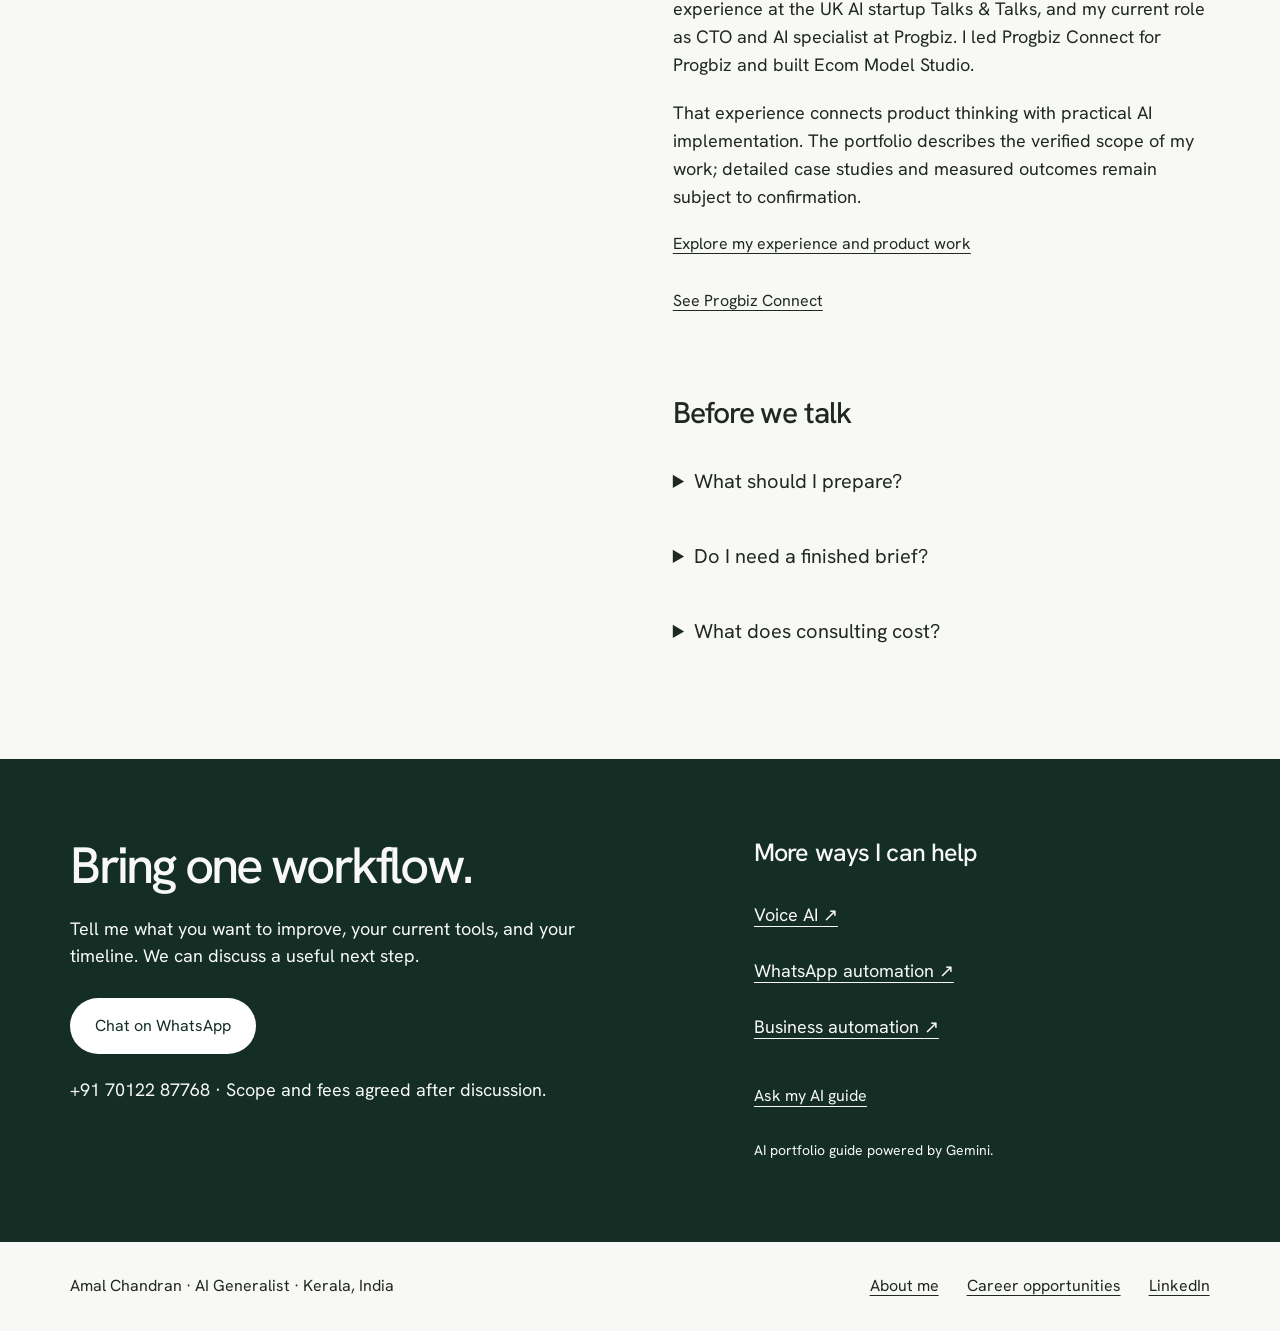
<file: services/ai-consulting/index.html>
<!doctype html>
<html lang="en"><head>
<meta charset="utf-8"><meta name="viewport" content="width=device-width, initial-scale=1">
<title>AI Consulting in Kerala | Amal Chandran</title><meta name="description" content="AI consulting with Amal Chandran, an AI Generalist based in Kerala. Assess business use cases, plan implementation, and explore agents, automation and adoption.">
<meta name="robots" content="index, follow, max-image-preview:large">
<meta name="author" content="Amal Chandran"><meta name="theme-color" content="#f8f9f6">
<meta property="og:type" content="website"><meta property="og:site_name" content="Amal Chandran">
<meta property="og:title" content="AI Consulting in Kerala | Amal Chandran"><meta property="og:description" content="AI consulting with Amal Chandran, an AI Generalist based in Kerala. Assess business use cases, plan implementation, and explore agents, automation and adoption.">
<meta property="og:image" content="https://madeofsystems.me/assets/social-card.png"><meta property="og:image:width" content="1200"><meta property="og:image:height" content="630">
<meta property="og:image:alt" content="Amal Chandran, AI Generalist. Practical AI for real business problems.">
<meta name="twitter:card" content="summary_large_image"><meta name="twitter:title" content="AI Consulting in Kerala | Amal Chandran"><meta name="twitter:description" content="AI consulting with Amal Chandran, an AI Generalist based in Kerala. Assess business use cases, plan implementation, and explore agents, automation and adoption."><meta name="twitter:image" content="https://madeofsystems.me/assets/social-card.png">
<link rel="icon" href="/assets/favicon.svg" type="image/svg+xml"><link rel="stylesheet" href="/styles.css">
<link rel="preload" href="/assets/fonts/hanken-grotesk-medium.ttf" as="font" type="font/ttf" crossorigin>
<link rel="canonical" href="https://madeofsystems.me/services/ai-consulting/"><meta property="og:url" content="https://madeofsystems.me/services/ai-consulting/"><script type="application/ld+json">{"@context": "https://schema.org", "@graph": [{"@type": "WebPage", "@id": "https://madeofsystems.me/services/ai-consulting/#page", "url": "https://madeofsystems.me/services/ai-consulting/", "name": "AI Consulting in Kerala | Amal Chandran", "description": "AI consulting with Amal Chandran, an AI Generalist based in Kerala. Assess business use cases, plan implementation, and explore agents, automation and adoption.", "inLanguage": "en", "isPartOf": {"@id": "https://madeofsystems.me/#website"}, "about": {"@id": "https://madeofsystems.me/services/ai-consulting/#service"}, "author": {"@id": "https://madeofsystems.me/#amal-chandran"}}, {"@type": "Service", "@id": "https://madeofsystems.me/services/ai-consulting/#service", "url": "https://madeofsystems.me/services/ai-consulting/", "name": "AI consulting with Amal Chandran", "serviceType": "AI consulting", "description": "AI consulting with Amal Chandran, an AI Generalist based in Kerala. Assess business use cases, plan implementation, and explore agents, automation and adoption.", "provider": {"@id": "https://madeofsystems.me/#amal-chandran"}}, {"@type": "Person", "@id": "https://madeofsystems.me/#amal-chandran", "name": "Amal Chandran", "url": "https://madeofsystems.me/", "jobTitle": "AI Generalist", "telephone": "+917012287768", "sameAs": ["https://in.linkedin.com/in/amal-chandran-designer"]}, {"@type": "BreadcrumbList", "itemListElement": [{"@type": "ListItem", "position": 1, "name": "Home", "item": "https://madeofsystems.me/"}, {"@type": "ListItem", "position": 2, "name": "AI consulting", "item": "https://madeofsystems.me/services/ai-consulting/"}]}]}</script><script src="/script.js" defer></script><script type="module" src="/agent.js"></script>
</head><body class="service-page" data-agent-mode="gemini" data-agent-endpoint="https://madeofsystems.me/api/chat">
<a class="skip-link" href="#main">Skip to content</a>    <header class="site-header"><div class="container header-inner">
      <a class="identity" href="/#top" aria-label="Amal Chandran, back to top">Amal Chandran<span>AI Generalist</span></a>
      <button class="agent-launcher" aria-label="Talk to my agent" type="button" data-agent-open aria-haspopup="dialog" aria-controls="agent-dialog" hidden><span class="agent-launch-label">Talk to my agent <span aria-hidden="true">↗</span></span><span class="agent-mobile-label" aria-hidden="true">Ask</span></button>
      <button class="menu-toggle" type="button" aria-expanded="false" aria-controls="site-nav" hidden>Menu <span aria-hidden="true">+</span></button>
      <nav id="site-nav" aria-label="Main navigation"><a href="/#work">Work</a><a href="/#services">Services</a><a href="/#experience">About me</a><a href="/#speaking">Speaking</a><a class="nav-contact" href="/#consulting">Discuss a project <span aria-hidden="true">↗</span></a></nav>
    </div></header>
<main id="main" tabindex="-1" class="container service-layout">
<aside class="service-proof" aria-label="Related work"><div class="service-diagram"><p class="service-diagram-title">Progbiz Connect</p><p>WhatsApp · Voice · Web conversations</p><a class="text-link" href="/#progbiz-connect">Explore the product I led</a><p class="service-diagram-title secondary">Ecom Model Studio</p><a class="text-link" href="https://ecommodel.studio/" target="_blank" rel="noopener noreferrer">Explore the product I built</a></div><h2>From product thinking to practical AI</h2><p>Progbiz Connect · product leadership. Ecom Model Studio · a product I built. Progbiz · current CTO and AI specialist role.</p></aside>
<div class="service-reading"><nav class="breadcrumbs" aria-label="Breadcrumb"><a href="/">Home</a><span aria-hidden="true">/</span><span aria-current="page">AI consulting</span></nav>
<h1>AI consulting in Kerala</h1><p class="service-lead">I’m Amal Chandran, an AI Generalist based in Kerala. I help businesses assess where AI fits and turn a useful idea into an implementation plan.</p><p>AI consulting starts with a business decision: which task is worth improving, what information is available, and where people need to stay involved. My focus spans AI agents, voice AI, workflow automation, product development, and team adoption.</p>
<a class="button button-dark" href="https://wa.me/917012287768" target="_blank" rel="noopener noreferrer">Discuss on WhatsApp <span aria-hidden="true">↗</span></a>
<section class="service-section"><h2>Start with the work</h2><p>Bring a customer enquiry, a repetitive operational task, or a product idea. We can examine the current workflow before choosing an AI tool. The useful starting point is what needs to change for the people doing the work.</p><p>An initial discussion can cover the tools already in place, the information the system may use, the people affected, and the constraints on implementation. A simple integration or a clearer process may be more appropriate than an AI agent.</p></section><section class="service-section"><h2>Define a useful scope</h2><p>A proposed engagement can move from use-case assessment to a prototype, an integration plan, or training for the team. The exact deliverables, availability, fees, and delivery schedule are agreed after discussing your situation.</p><ul><li>Choose a specific workflow and the decision it supports.</li><li>Agree what a useful result would look like before building.</li><li>Identify data access, system connections, and human review.</li><li>Test representative situations and decide what needs further work.</li></ul></section><section class="service-section"><h2>Experience behind it</h2><p>My background combines UI/UX and digital product development, experience at the UK AI startup Talks &amp; Talks, and my current role as CTO and AI specialist at Progbiz. I led Progbiz Connect for Progbiz and built Ecom Model Studio.</p><p>That experience connects product thinking with practical AI implementation. The portfolio describes the verified scope of my work; detailed case studies and measured outcomes remain subject to confirmation.</p><a class="text-link" href="/#experience">Explore my experience and product work</a><a class="text-link" href="/#progbiz-connect">See Progbiz Connect</a></section><section class="service-section service-faq" aria-labelledby="service-questions"><h2 id="service-questions">Before we talk</h2><details><summary>What should I prepare?</summary><p>Describe one task you want to improve, the current tools and people involved, and the outcome you need. An example of the workflow is more useful than a long list of AI features. Avoid sending private customer records in an initial enquiry.</p></details><details><summary>Do I need a finished brief?</summary><p>No. You can start with a business problem. We can discuss whether it needs an AI product, an automated workflow, a conversational agent, or training for the team.</p></details><details><summary>What does consulting cost?</summary><p>There is no fixed public price list. Scope, fees, availability, and timelines are confirmed after we discuss the problem and the work involved.</p></details></section>
</div></main>
<section class="service-close" aria-labelledby="next-step"><div class="container service-close-inner"><div><h2 id="next-step">Bring one workflow.</h2><p>Tell me what you want to improve, your current tools, and your timeline. We can discuss a useful next step.</p><a class="button button-light" href="https://wa.me/917012287768" target="_blank" rel="noopener noreferrer">Chat on WhatsApp</a><p>+91 70122 87768 · Scope and fees agreed after discussion.</p></div><div><h3>More ways I can help</h3><div class="service-related"><a href="/services/voice-ai/">Voice AI <span aria-hidden="true">↗</span></a><a href="/services/whatsapp-automation/">WhatsApp automation <span aria-hidden="true">↗</span></a><a href="/services/business-automation/">Business automation <span aria-hidden="true">↗</span></a></div><button class="ask-work" type="button" data-agent-open hidden>Ask my AI guide</button><p class="agent-feature-note">AI portfolio guide powered by Gemini.</p></div></div></section>
<footer class="container service-footer"><p>Amal Chandran · AI Generalist · Kerala, India</p><a href="/#experience">About me</a><a href="/#careers">Career opportunities</a><a href="https://in.linkedin.com/in/amal-chandran-designer" target="_blank" rel="noopener noreferrer">LinkedIn</a></footer>
    <dialog id="agent-dialog" aria-labelledby="agent-title" aria-describedby="agent-privacy">
      <div class="agent-shell">
        <header class="agent-header"><div><h2 id="agent-title">Let’s talk AI.</h2><p id="agent-status" role="status">Local demo · no API connected</p></div><button id="agent-close" type="button" aria-label="Close portfolio guide">×</button></header>
        <div id="agent-messages" class="agent-messages" role="log" aria-label="Conversation" aria-live="polite" aria-relevant="additions" tabindex="0"><div class="agent-message from-guide"><strong>Portfolio guide</strong><p>I’m Amal’s AI portfolio guide. Ask about the work, experience, or working together.</p></div></div>
        <div class="agent-prompts" role="group" aria-label="Suggested questions"><button type="button" data-agent-prompt="Tell me about your experience">My experience</button><button type="button" data-agent-prompt="What is Ecom Model Studio?">Ecom Model Studio</button><button type="button" data-agent-prompt="How could we work together?">Work together</button></div>
        <form id="agent-form"><label for="agent-question">Your question</label><div class="agent-compose"><input id="agent-question" name="question" type="text" maxlength="1000" autocomplete="off" placeholder="What would you like to know?" required><button type="submit" aria-label="Send question">↑</button></div></form>
        <div class="agent-foot"><p id="agent-privacy">Local demo · prepared portfolio answers. Nothing is sent to an AI service or to Amal.</p><button id="agent-reset" type="button">Clear chat</button></div>
      </div>
    </dialog></body></html>
</file>
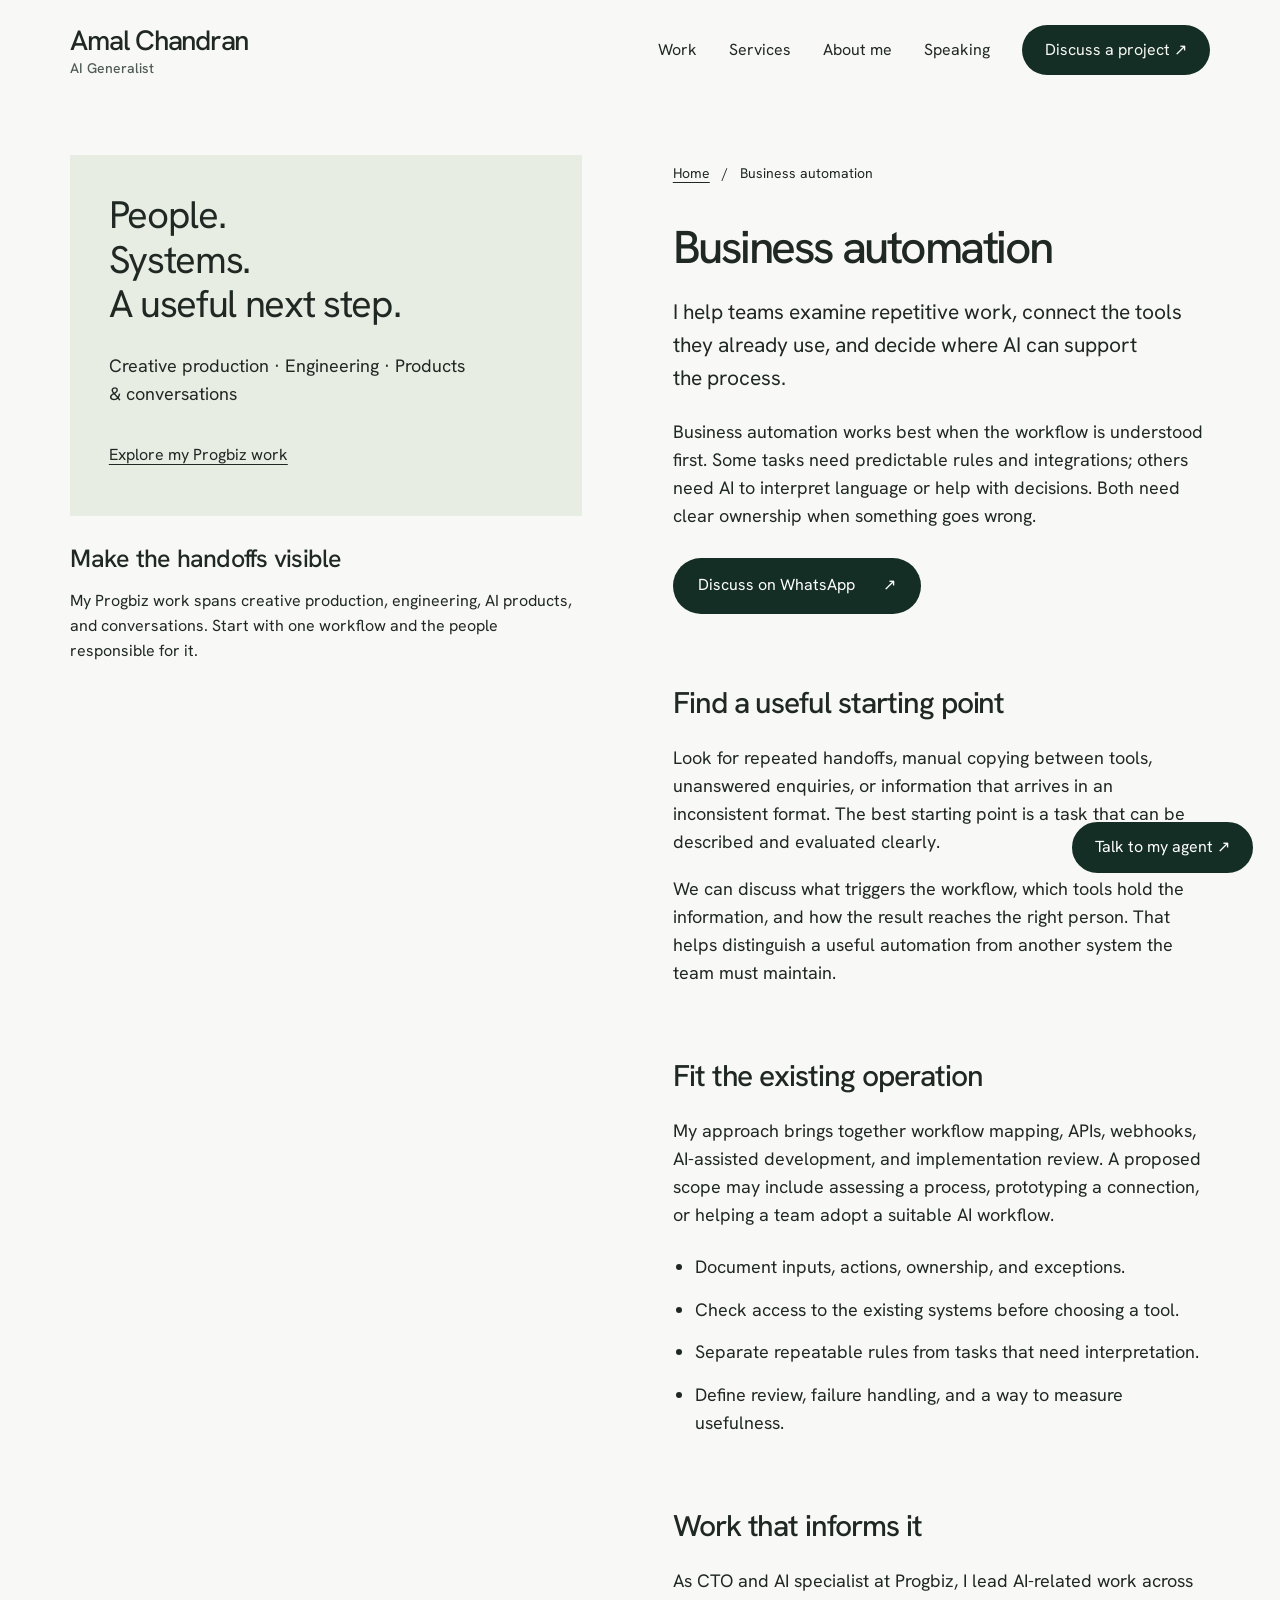
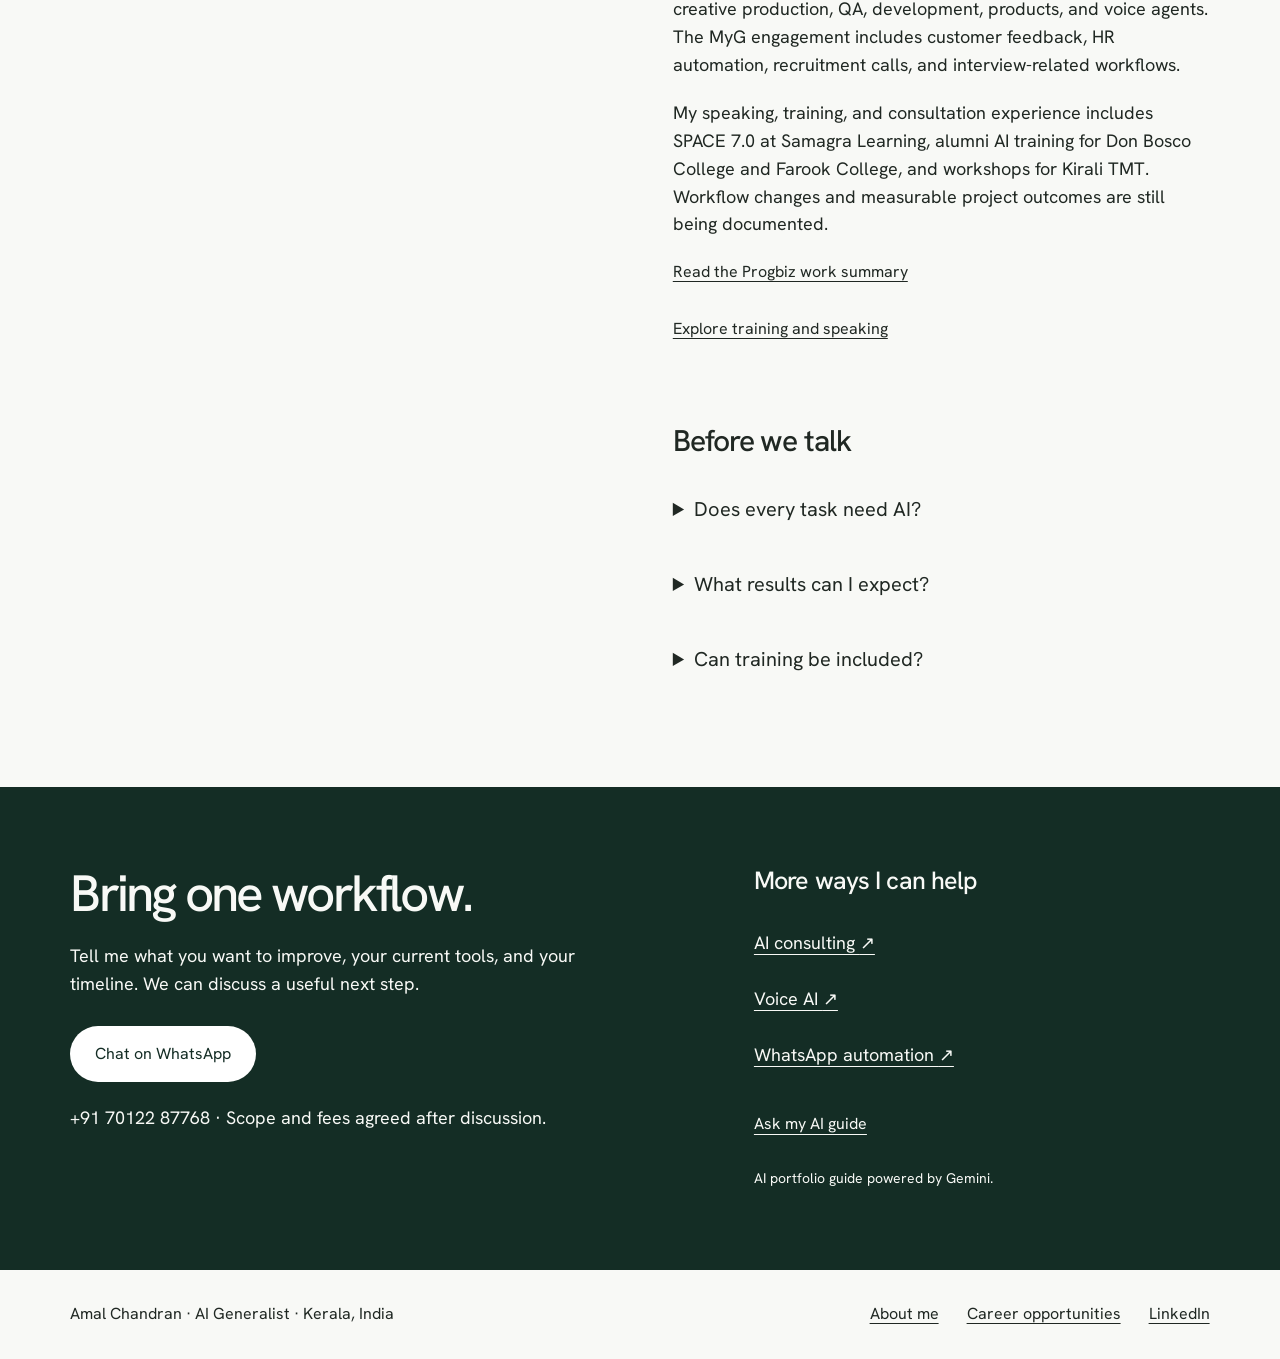
<file: services/business-automation/index.html>
<!doctype html>
<html lang="en"><head>
<meta charset="utf-8"><meta name="viewport" content="width=device-width, initial-scale=1">
<title>AI Business Automation Consulting | Amal Chandran, Kerala</title><meta name="description" content="Assess repetitive work, system integrations and AI adoption with Amal Chandran. Practical business automation consulting grounded in workflows and human review.">
<meta name="robots" content="index, follow, max-image-preview:large">
<meta name="author" content="Amal Chandran"><meta name="theme-color" content="#f8f9f6">
<meta property="og:type" content="website"><meta property="og:site_name" content="Amal Chandran">
<meta property="og:title" content="AI Business Automation Consulting | Amal Chandran, Kerala"><meta property="og:description" content="Assess repetitive work, system integrations and AI adoption with Amal Chandran. Practical business automation consulting grounded in workflows and human review.">
<meta property="og:image" content="https://madeofsystems.me/assets/social-card.png"><meta property="og:image:width" content="1200"><meta property="og:image:height" content="630">
<meta property="og:image:alt" content="Amal Chandran, AI Generalist. Practical AI for real business problems.">
<meta name="twitter:card" content="summary_large_image"><meta name="twitter:title" content="AI Business Automation Consulting | Amal Chandran, Kerala"><meta name="twitter:description" content="Assess repetitive work, system integrations and AI adoption with Amal Chandran. Practical business automation consulting grounded in workflows and human review."><meta name="twitter:image" content="https://madeofsystems.me/assets/social-card.png">
<link rel="icon" href="/assets/favicon.svg" type="image/svg+xml"><link rel="stylesheet" href="/styles.css">
<link rel="preload" href="/assets/fonts/hanken-grotesk-medium.ttf" as="font" type="font/ttf" crossorigin>
<link rel="canonical" href="https://madeofsystems.me/services/business-automation/"><meta property="og:url" content="https://madeofsystems.me/services/business-automation/"><script type="application/ld+json">{"@context": "https://schema.org", "@graph": [{"@type": "WebPage", "@id": "https://madeofsystems.me/services/business-automation/#page", "url": "https://madeofsystems.me/services/business-automation/", "name": "AI Business Automation Consulting | Amal Chandran, Kerala", "description": "Assess repetitive work, system integrations and AI adoption with Amal Chandran. Practical business automation consulting grounded in workflows and human review.", "inLanguage": "en", "isPartOf": {"@id": "https://madeofsystems.me/#website"}, "about": {"@id": "https://madeofsystems.me/services/business-automation/#service"}, "author": {"@id": "https://madeofsystems.me/#amal-chandran"}}, {"@type": "Service", "@id": "https://madeofsystems.me/services/business-automation/#service", "url": "https://madeofsystems.me/services/business-automation/", "name": "Business automation with Amal Chandran", "serviceType": "Business automation", "description": "Assess repetitive work, system integrations and AI adoption with Amal Chandran. Practical business automation consulting grounded in workflows and human review.", "provider": {"@id": "https://madeofsystems.me/#amal-chandran"}}, {"@type": "Person", "@id": "https://madeofsystems.me/#amal-chandran", "name": "Amal Chandran", "url": "https://madeofsystems.me/", "jobTitle": "AI Generalist", "telephone": "+917012287768", "sameAs": ["https://in.linkedin.com/in/amal-chandran-designer"]}, {"@type": "BreadcrumbList", "itemListElement": [{"@type": "ListItem", "position": 1, "name": "Home", "item": "https://madeofsystems.me/"}, {"@type": "ListItem", "position": 2, "name": "Business automation", "item": "https://madeofsystems.me/services/business-automation/"}]}]}</script><script src="/script.js" defer></script><script type="module" src="/agent.js"></script>
</head><body class="service-page" data-agent-mode="gemini" data-agent-endpoint="https://madeofsystems.me/api/chat">
<a class="skip-link" href="#main">Skip to content</a>    <header class="site-header"><div class="container header-inner">
      <a class="identity" href="/#top" aria-label="Amal Chandran, back to top">Amal Chandran<span>AI Generalist</span></a>
      <button class="agent-launcher" aria-label="Talk to my agent" type="button" data-agent-open aria-haspopup="dialog" aria-controls="agent-dialog" hidden><span class="agent-launch-label">Talk to my agent <span aria-hidden="true">↗</span></span><span class="agent-mobile-label" aria-hidden="true">Ask</span></button>
      <button class="menu-toggle" type="button" aria-expanded="false" aria-controls="site-nav" hidden>Menu <span aria-hidden="true">+</span></button>
      <nav id="site-nav" aria-label="Main navigation"><a href="/#work">Work</a><a href="/#services">Services</a><a href="/#experience">About me</a><a href="/#speaking">Speaking</a><a class="nav-contact" href="/#consulting">Discuss a project <span aria-hidden="true">↗</span></a></nav>
    </div></header>
<main id="main" tabindex="-1" class="container service-layout">
<aside class="service-proof" aria-label="Related work"><div class="service-diagram"><p class="service-diagram-title">People.<br>Systems.<br>A useful next step.</p><p>Creative production · Engineering · Products &amp; conversations</p><a class="text-link" href="/#progbiz">Explore my Progbiz work</a></div><h2>Make the handoffs visible</h2><p>My Progbiz work spans creative production, engineering, AI products, and conversations. Start with one workflow and the people responsible for it.</p></aside>
<div class="service-reading"><nav class="breadcrumbs" aria-label="Breadcrumb"><a href="/">Home</a><span aria-hidden="true">/</span><span aria-current="page">Business automation</span></nav>
<h1>Business automation</h1><p class="service-lead">I help teams examine repetitive work, connect the tools they already use, and decide where AI can support the process.</p><p>Business automation works best when the workflow is understood first. Some tasks need predictable rules and integrations; others need AI to interpret language or help with decisions. Both need clear ownership when something goes wrong.</p>
<a class="button button-dark" href="https://wa.me/917012287768" target="_blank" rel="noopener noreferrer">Discuss on WhatsApp <span aria-hidden="true">↗</span></a>
<section class="service-section"><h2>Find a useful starting point</h2><p>Look for repeated handoffs, manual copying between tools, unanswered enquiries, or information that arrives in an inconsistent format. The best starting point is a task that can be described and evaluated clearly.</p><p>We can discuss what triggers the workflow, which tools hold the information, and how the result reaches the right person. That helps distinguish a useful automation from another system the team must maintain.</p></section><section class="service-section"><h2>Fit the existing operation</h2><p>My approach brings together workflow mapping, APIs, webhooks, AI-assisted development, and implementation review. A proposed scope may include assessing a process, prototyping a connection, or helping a team adopt a suitable AI workflow.</p><ul><li>Document inputs, actions, ownership, and exceptions.</li><li>Check access to the existing systems before choosing a tool.</li><li>Separate repeatable rules from tasks that need interpretation.</li><li>Define review, failure handling, and a way to measure usefulness.</li></ul></section><section class="service-section"><h2>Work that informs it</h2><p>As CTO and AI specialist at Progbiz, I lead AI-related work across creative production, QA, development, products, and voice agents. The MyG engagement includes customer feedback, HR automation, recruitment calls, and interview-related workflows.</p><p>My speaking, training, and consultation experience includes SPACE 7.0 at Samagra Learning, alumni AI training for Don Bosco College and Farook College, and workshops for Kirali TMT. Workflow changes and measurable project outcomes are still being documented.</p><a class="text-link" href="/#progbiz">Read the Progbiz work summary</a><a class="text-link" href="/#speaking">Explore training and speaking</a></section><section class="service-section service-faq" aria-labelledby="service-questions"><h2 id="service-questions">Before we talk</h2><details><summary>Does every task need AI?</summary><p>No. A clear rule or a straightforward integration may be enough. AI is worth assessing where language, varied inputs, or contextual interpretation are part of the task.</p></details><details><summary>What results can I expect?</summary><p>Results depend on the workflow, data quality, integration access, and adoption. I do not promise a fixed time saving or revenue increase. We should agree how to evaluate the proposed change before implementation.</p></details><details><summary>Can training be included?</summary><p>Training and organisational adoption are among my capabilities. We can discuss your team’s current work and agree a relevant scope alongside any implementation enquiry.</p></details></section>
</div></main>
<section class="service-close" aria-labelledby="next-step"><div class="container service-close-inner"><div><h2 id="next-step">Bring one workflow.</h2><p>Tell me what you want to improve, your current tools, and your timeline. We can discuss a useful next step.</p><a class="button button-light" href="https://wa.me/917012287768" target="_blank" rel="noopener noreferrer">Chat on WhatsApp</a><p>+91 70122 87768 · Scope and fees agreed after discussion.</p></div><div><h3>More ways I can help</h3><div class="service-related"><a href="/services/ai-consulting/">AI consulting <span aria-hidden="true">↗</span></a><a href="/services/voice-ai/">Voice AI <span aria-hidden="true">↗</span></a><a href="/services/whatsapp-automation/">WhatsApp automation <span aria-hidden="true">↗</span></a></div><button class="ask-work" type="button" data-agent-open hidden>Ask my AI guide</button><p class="agent-feature-note">AI portfolio guide powered by Gemini.</p></div></div></section>
<footer class="container service-footer"><p>Amal Chandran · AI Generalist · Kerala, India</p><a href="/#experience">About me</a><a href="/#careers">Career opportunities</a><a href="https://in.linkedin.com/in/amal-chandran-designer" target="_blank" rel="noopener noreferrer">LinkedIn</a></footer>
    <dialog id="agent-dialog" aria-labelledby="agent-title" aria-describedby="agent-privacy">
      <div class="agent-shell">
        <header class="agent-header"><div><h2 id="agent-title">Let’s talk AI.</h2><p id="agent-status" role="status">Local demo · no API connected</p></div><button id="agent-close" type="button" aria-label="Close portfolio guide">×</button></header>
        <div id="agent-messages" class="agent-messages" role="log" aria-label="Conversation" aria-live="polite" aria-relevant="additions" tabindex="0"><div class="agent-message from-guide"><strong>Portfolio guide</strong><p>I’m Amal’s AI portfolio guide. Ask about the work, experience, or working together.</p></div></div>
        <div class="agent-prompts" role="group" aria-label="Suggested questions"><button type="button" data-agent-prompt="Tell me about your experience">My experience</button><button type="button" data-agent-prompt="What is Ecom Model Studio?">Ecom Model Studio</button><button type="button" data-agent-prompt="How could we work together?">Work together</button></div>
        <form id="agent-form"><label for="agent-question">Your question</label><div class="agent-compose"><input id="agent-question" name="question" type="text" maxlength="1000" autocomplete="off" placeholder="What would you like to know?" required><button type="submit" aria-label="Send question">↑</button></div></form>
        <div class="agent-foot"><p id="agent-privacy">Local demo · prepared portfolio answers. Nothing is sent to an AI service or to Amal.</p><button id="agent-reset" type="button">Clear chat</button></div>
      </div>
    </dialog></body></html>
</file>
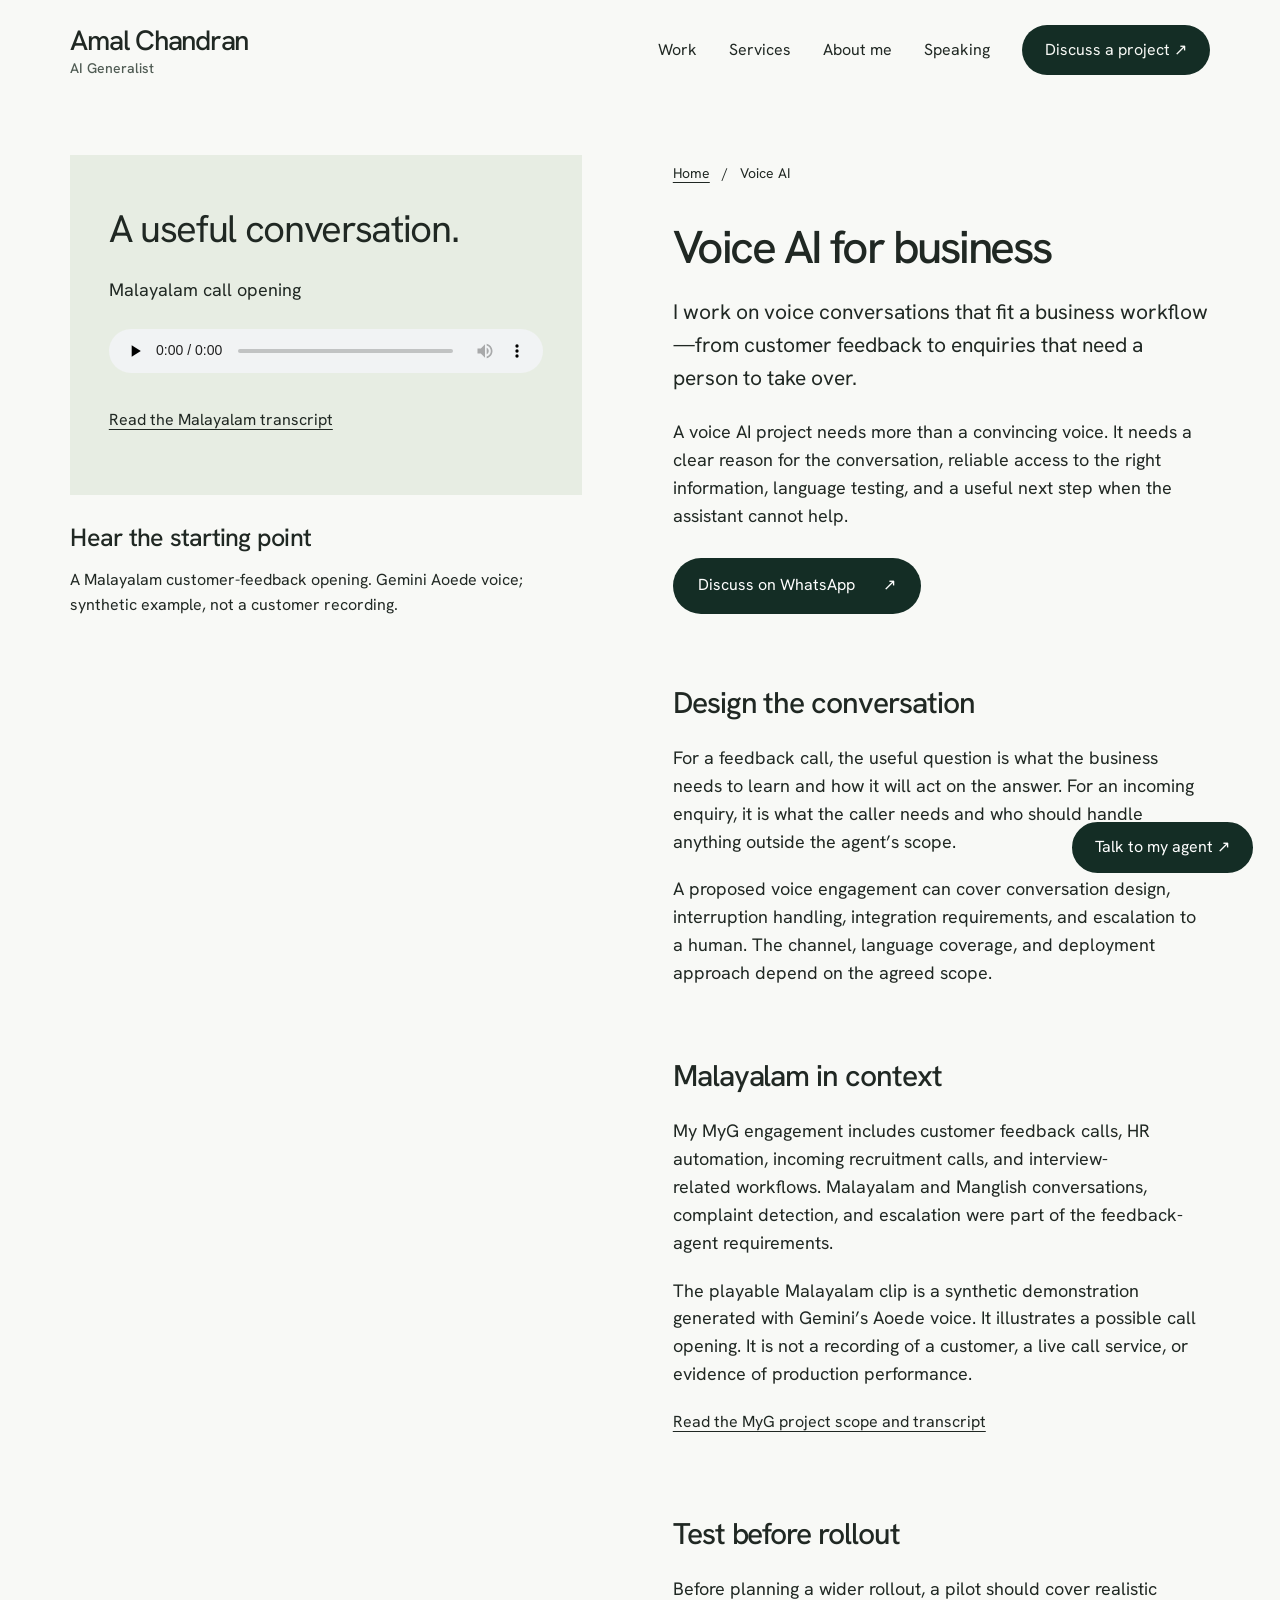
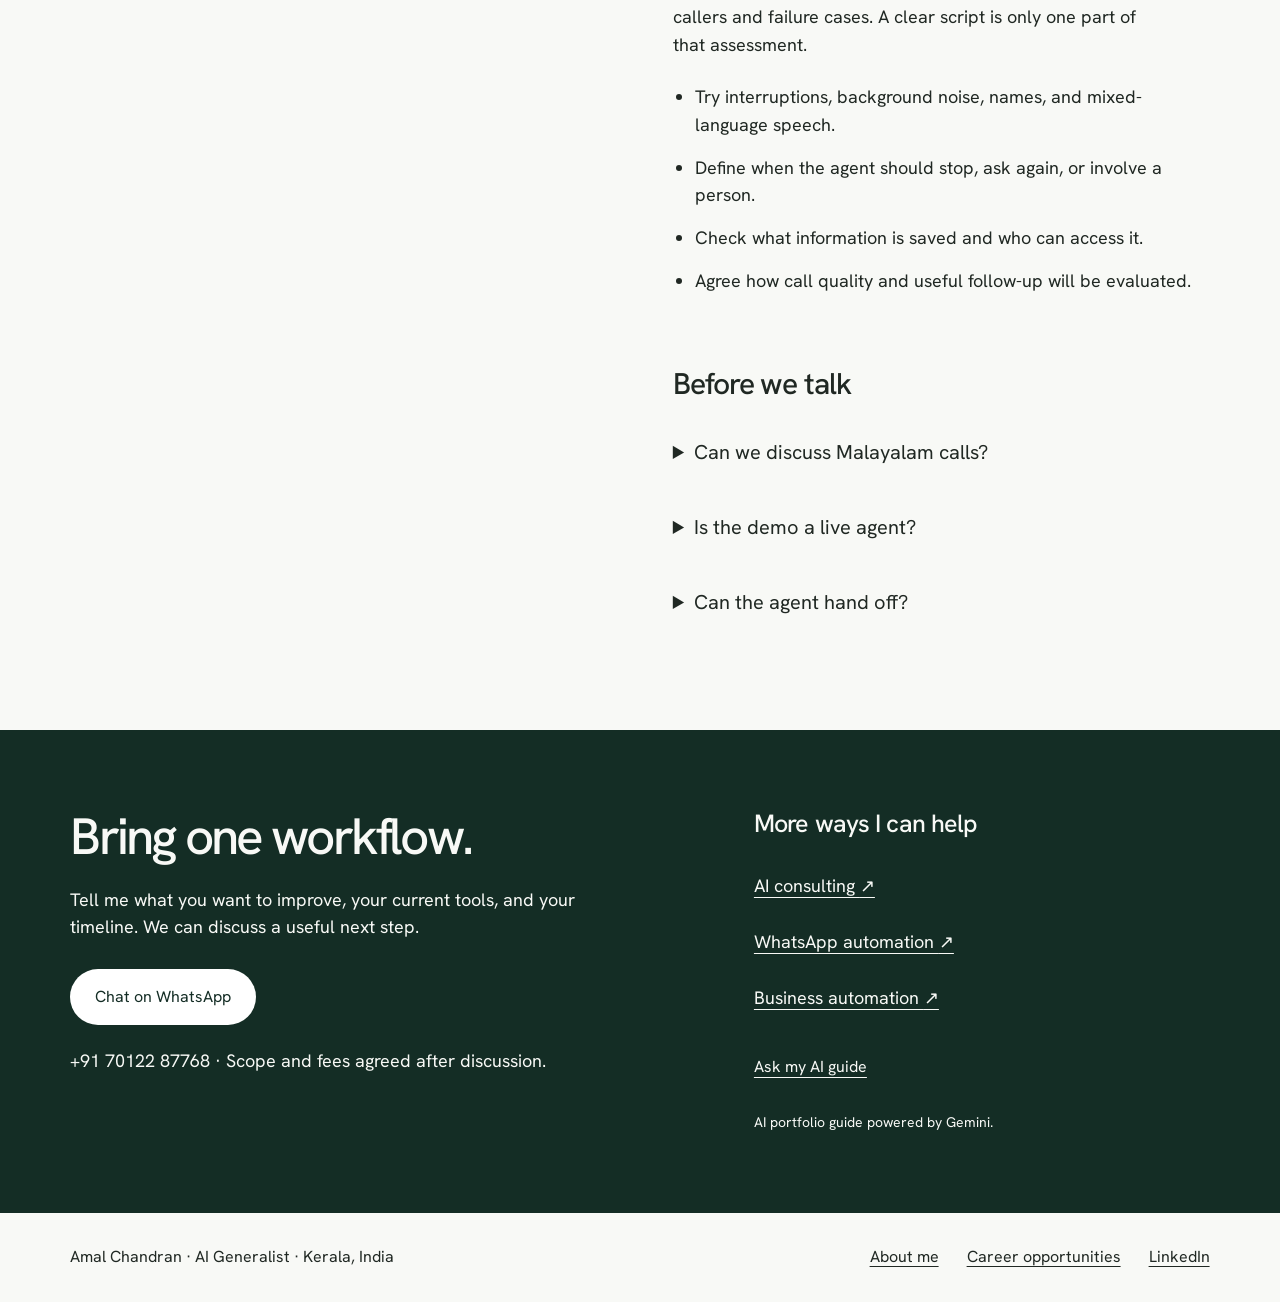
<file: services/voice-ai/index.html>
<!doctype html>
<html lang="en"><head>
<meta charset="utf-8"><meta name="viewport" content="width=device-width, initial-scale=1">
<title>Voice AI Consulting &amp; Malayalam Call Demos | Amal Chandran</title><meta name="description" content="Explore voice AI for customer feedback and business conversations with Amal Chandran. Hear a Malayalam demo and discuss workflows, language and human handoffs.">
<meta name="robots" content="index, follow, max-image-preview:large">
<meta name="author" content="Amal Chandran"><meta name="theme-color" content="#f8f9f6">
<meta property="og:type" content="website"><meta property="og:site_name" content="Amal Chandran">
<meta property="og:title" content="Voice AI Consulting &amp; Malayalam Call Demos | Amal Chandran"><meta property="og:description" content="Explore voice AI for customer feedback and business conversations with Amal Chandran. Hear a Malayalam demo and discuss workflows, language and human handoffs.">
<meta property="og:image" content="https://madeofsystems.me/assets/social-card.png"><meta property="og:image:width" content="1200"><meta property="og:image:height" content="630">
<meta property="og:image:alt" content="Amal Chandran, AI Generalist. Practical AI for real business problems.">
<meta name="twitter:card" content="summary_large_image"><meta name="twitter:title" content="Voice AI Consulting &amp; Malayalam Call Demos | Amal Chandran"><meta name="twitter:description" content="Explore voice AI for customer feedback and business conversations with Amal Chandran. Hear a Malayalam demo and discuss workflows, language and human handoffs."><meta name="twitter:image" content="https://madeofsystems.me/assets/social-card.png">
<link rel="icon" href="/assets/favicon.svg" type="image/svg+xml"><link rel="stylesheet" href="/styles.css">
<link rel="preload" href="/assets/fonts/hanken-grotesk-medium.ttf" as="font" type="font/ttf" crossorigin>
<link rel="canonical" href="https://madeofsystems.me/services/voice-ai/"><meta property="og:url" content="https://madeofsystems.me/services/voice-ai/"><script type="application/ld+json">{"@context": "https://schema.org", "@graph": [{"@type": "WebPage", "@id": "https://madeofsystems.me/services/voice-ai/#page", "url": "https://madeofsystems.me/services/voice-ai/", "name": "Voice AI Consulting & Malayalam Call Demos | Amal Chandran", "description": "Explore voice AI for customer feedback and business conversations with Amal Chandran. Hear a Malayalam demo and discuss workflows, language and human handoffs.", "inLanguage": "en", "isPartOf": {"@id": "https://madeofsystems.me/#website"}, "about": {"@id": "https://madeofsystems.me/services/voice-ai/#service"}, "author": {"@id": "https://madeofsystems.me/#amal-chandran"}}, {"@type": "Service", "@id": "https://madeofsystems.me/services/voice-ai/#service", "url": "https://madeofsystems.me/services/voice-ai/", "name": "Voice AI with Amal Chandran", "serviceType": "Voice AI", "description": "Explore voice AI for customer feedback and business conversations with Amal Chandran. Hear a Malayalam demo and discuss workflows, language and human handoffs.", "provider": {"@id": "https://madeofsystems.me/#amal-chandran"}}, {"@type": "Person", "@id": "https://madeofsystems.me/#amal-chandran", "name": "Amal Chandran", "url": "https://madeofsystems.me/", "jobTitle": "AI Generalist", "telephone": "+917012287768", "sameAs": ["https://in.linkedin.com/in/amal-chandran-designer"]}, {"@type": "BreadcrumbList", "itemListElement": [{"@type": "ListItem", "position": 1, "name": "Home", "item": "https://madeofsystems.me/"}, {"@type": "ListItem", "position": 2, "name": "Voice AI", "item": "https://madeofsystems.me/services/voice-ai/"}]}]}</script><script src="/script.js" defer></script><script type="module" src="/agent.js"></script>
</head><body class="service-page" data-agent-mode="gemini" data-agent-endpoint="https://madeofsystems.me/api/chat">
<a class="skip-link" href="#main">Skip to content</a>    <header class="site-header"><div class="container header-inner">
      <a class="identity" href="/#top" aria-label="Amal Chandran, back to top">Amal Chandran<span>AI Generalist</span></a>
      <button class="agent-launcher" aria-label="Talk to my agent" type="button" data-agent-open aria-haspopup="dialog" aria-controls="agent-dialog" hidden><span class="agent-launch-label">Talk to my agent <span aria-hidden="true">↗</span></span><span class="agent-mobile-label" aria-hidden="true">Ask</span></button>
      <button class="menu-toggle" type="button" aria-expanded="false" aria-controls="site-nav" hidden>Menu <span aria-hidden="true">+</span></button>
      <nav id="site-nav" aria-label="Main navigation"><a href="/#work">Work</a><a href="/#services">Services</a><a href="/#experience">About me</a><a href="/#speaking">Speaking</a><a class="nav-contact" href="/#consulting">Discuss a project <span aria-hidden="true">↗</span></a></nav>
    </div></header>
<main id="main" tabindex="-1" class="container service-layout">
<aside class="service-proof" aria-label="Related work"><div class="service-diagram"><p class="service-diagram-title">A useful conversation.</p><label for="voice-preview">Malayalam call opening</label><audio id="voice-preview" controls preload="none" src="/assets/audio/myg-feedback-malayalam-aoede-v2.mp3">Read the <a href="/#myg">Malayalam transcript</a>.</audio><a class="text-link" href="/#myg">Read the Malayalam transcript</a></div><h2>Hear the starting point</h2><p>A Malayalam customer-feedback opening. Gemini Aoede voice; synthetic example, not a customer recording.</p></aside>
<div class="service-reading"><nav class="breadcrumbs" aria-label="Breadcrumb"><a href="/">Home</a><span aria-hidden="true">/</span><span aria-current="page">Voice AI</span></nav>
<h1>Voice AI for business</h1><p class="service-lead">I work on voice conversations that fit a business workflow—from customer feedback to enquiries that need a person to take over.</p><p>A voice AI project needs more than a convincing voice. It needs a clear reason for the conversation, reliable access to the right information, language testing, and a useful next step when the assistant cannot help.</p>
<a class="button button-dark" href="https://wa.me/917012287768" target="_blank" rel="noopener noreferrer">Discuss on WhatsApp <span aria-hidden="true">↗</span></a>
<section class="service-section"><h2>Design the conversation</h2><p>For a feedback call, the useful question is what the business needs to learn and how it will act on the answer. For an incoming enquiry, it is what the caller needs and who should handle anything outside the agent’s scope.</p><p>A proposed voice engagement can cover conversation design, interruption handling, integration requirements, and escalation to a human. The channel, language coverage, and deployment approach depend on the agreed scope.</p></section><section class="service-section"><h2>Malayalam in context</h2><p>My MyG engagement includes customer feedback calls, HR automation, incoming recruitment calls, and interview-related workflows. Malayalam and Manglish conversations, complaint detection, and escalation were part of the feedback-agent requirements.</p><p>The playable Malayalam clip is a synthetic demonstration generated with Gemini’s Aoede voice. It illustrates a possible call opening. It is not a recording of a customer, a live call service, or evidence of production performance.</p><a class="text-link" href="/#myg">Read the MyG project scope and transcript</a></section><section class="service-section"><h2>Test before rollout</h2><p>Before planning a wider rollout, a pilot should cover realistic callers and failure cases. A clear script is only one part of that assessment.</p><ul><li>Try interruptions, background noise, names, and mixed-language speech.</li><li>Define when the agent should stop, ask again, or involve a person.</li><li>Check what information is saved and who can access it.</li><li>Agree how call quality and useful follow-up will be evaluated.</li></ul></section><section class="service-section service-faq" aria-labelledby="service-questions"><h2 id="service-questions">Before we talk</h2><details><summary>Can we discuss Malayalam calls?</summary><p>Yes. Malayalam and Manglish are part of the MyG feedback-agent requirements described in my portfolio. The public demo is in Malayalam. Language coverage and quality for your own workflow need to be tested and agreed.</p></details><details><summary>Is the demo a live agent?</summary><p>No. It is a synthetic audio preview with a written transcript. It does not place calls, access customer records, or demonstrate a production deployment.</p></details><details><summary>Can the agent hand off?</summary><p>Human handoff is part of how I approach voice AI. The triggers, destination, and information passed to the person need to be defined for your business and tested during implementation.</p></details></section>
</div></main>
<section class="service-close" aria-labelledby="next-step"><div class="container service-close-inner"><div><h2 id="next-step">Bring one workflow.</h2><p>Tell me what you want to improve, your current tools, and your timeline. We can discuss a useful next step.</p><a class="button button-light" href="https://wa.me/917012287768" target="_blank" rel="noopener noreferrer">Chat on WhatsApp</a><p>+91 70122 87768 · Scope and fees agreed after discussion.</p></div><div><h3>More ways I can help</h3><div class="service-related"><a href="/services/ai-consulting/">AI consulting <span aria-hidden="true">↗</span></a><a href="/services/whatsapp-automation/">WhatsApp automation <span aria-hidden="true">↗</span></a><a href="/services/business-automation/">Business automation <span aria-hidden="true">↗</span></a></div><button class="ask-work" type="button" data-agent-open hidden>Ask my AI guide</button><p class="agent-feature-note">AI portfolio guide powered by Gemini.</p></div></div></section>
<footer class="container service-footer"><p>Amal Chandran · AI Generalist · Kerala, India</p><a href="/#experience">About me</a><a href="/#careers">Career opportunities</a><a href="https://in.linkedin.com/in/amal-chandran-designer" target="_blank" rel="noopener noreferrer">LinkedIn</a></footer>
    <dialog id="agent-dialog" aria-labelledby="agent-title" aria-describedby="agent-privacy">
      <div class="agent-shell">
        <header class="agent-header"><div><h2 id="agent-title">Let’s talk AI.</h2><p id="agent-status" role="status">Local demo · no API connected</p></div><button id="agent-close" type="button" aria-label="Close portfolio guide">×</button></header>
        <div id="agent-messages" class="agent-messages" role="log" aria-label="Conversation" aria-live="polite" aria-relevant="additions" tabindex="0"><div class="agent-message from-guide"><strong>Portfolio guide</strong><p>I’m Amal’s AI portfolio guide. Ask about the work, experience, or working together.</p></div></div>
        <div class="agent-prompts" role="group" aria-label="Suggested questions"><button type="button" data-agent-prompt="Tell me about your experience">My experience</button><button type="button" data-agent-prompt="What is Ecom Model Studio?">Ecom Model Studio</button><button type="button" data-agent-prompt="How could we work together?">Work together</button></div>
        <form id="agent-form"><label for="agent-question">Your question</label><div class="agent-compose"><input id="agent-question" name="question" type="text" maxlength="1000" autocomplete="off" placeholder="What would you like to know?" required><button type="submit" aria-label="Send question">↑</button></div></form>
        <div class="agent-foot"><p id="agent-privacy">Local demo · prepared portfolio answers. Nothing is sent to an AI service or to Amal.</p><button id="agent-reset" type="button">Clear chat</button></div>
      </div>
    </dialog></body></html>
</file>
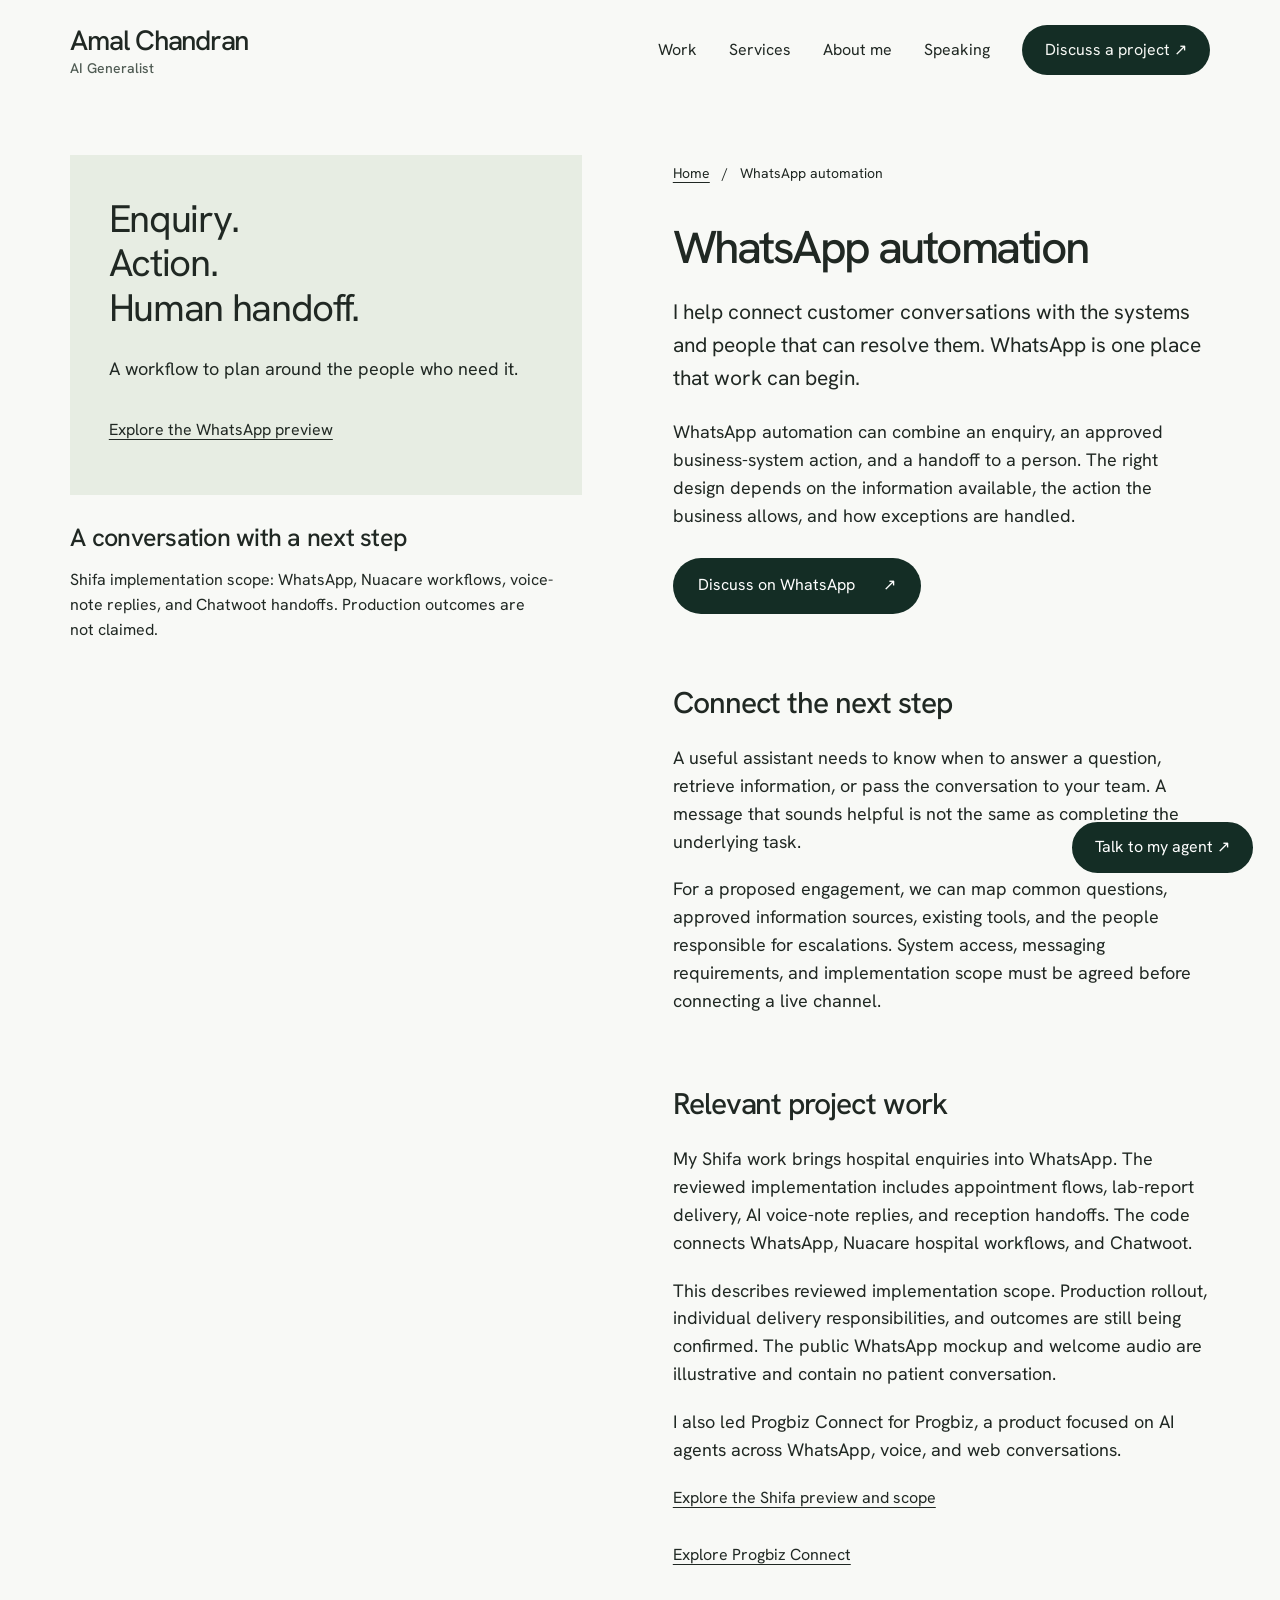
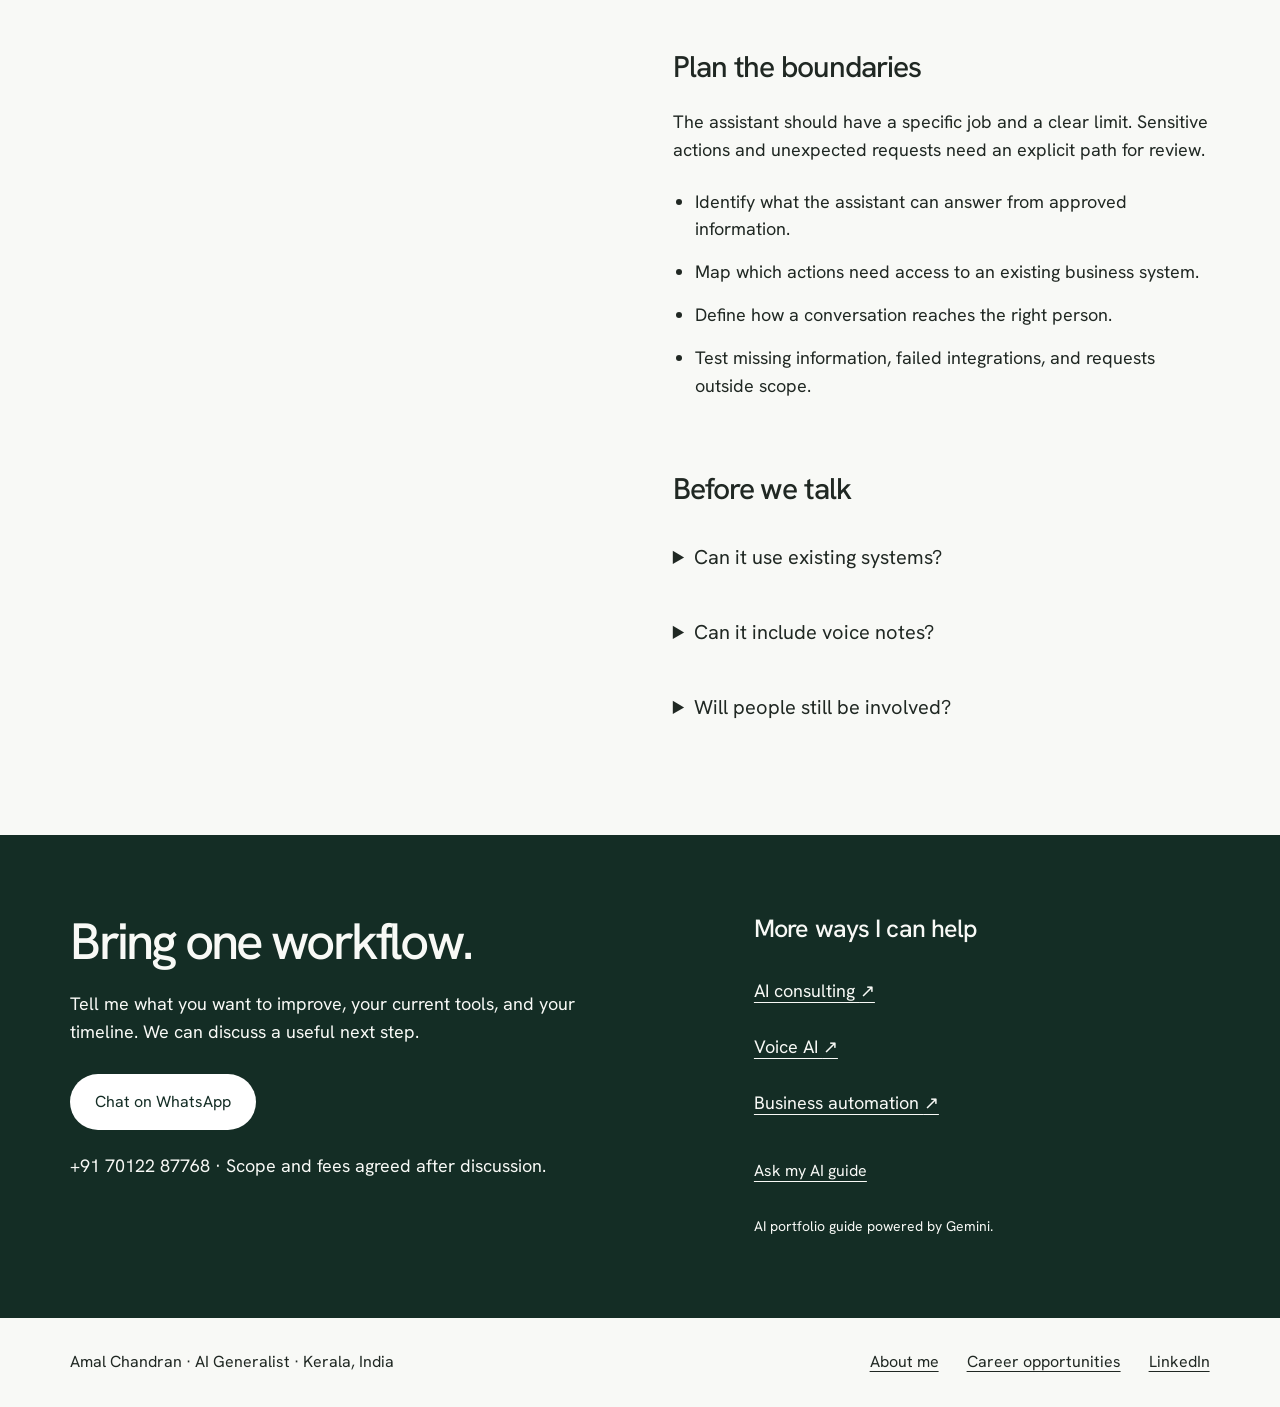
<file: services/whatsapp-automation/index.html>
<!doctype html>
<html lang="en"><head>
<meta charset="utf-8"><meta name="viewport" content="width=device-width, initial-scale=1">
<title>WhatsApp AI Automation Consulting | Amal Chandran</title><meta name="description" content="Discuss WhatsApp AI agents, enquiry workflows and human handoffs with Amal Chandran. Explore verified Shifa implementation scope and Progbiz Connect work.">
<meta name="robots" content="index, follow, max-image-preview:large">
<meta name="author" content="Amal Chandran"><meta name="theme-color" content="#f8f9f6">
<meta property="og:type" content="website"><meta property="og:site_name" content="Amal Chandran">
<meta property="og:title" content="WhatsApp AI Automation Consulting | Amal Chandran"><meta property="og:description" content="Discuss WhatsApp AI agents, enquiry workflows and human handoffs with Amal Chandran. Explore verified Shifa implementation scope and Progbiz Connect work.">
<meta property="og:image" content="https://madeofsystems.me/assets/social-card.png"><meta property="og:image:width" content="1200"><meta property="og:image:height" content="630">
<meta property="og:image:alt" content="Amal Chandran, AI Generalist. Practical AI for real business problems.">
<meta name="twitter:card" content="summary_large_image"><meta name="twitter:title" content="WhatsApp AI Automation Consulting | Amal Chandran"><meta name="twitter:description" content="Discuss WhatsApp AI agents, enquiry workflows and human handoffs with Amal Chandran. Explore verified Shifa implementation scope and Progbiz Connect work."><meta name="twitter:image" content="https://madeofsystems.me/assets/social-card.png">
<link rel="icon" href="/assets/favicon.svg" type="image/svg+xml"><link rel="stylesheet" href="/styles.css">
<link rel="preload" href="/assets/fonts/hanken-grotesk-medium.ttf" as="font" type="font/ttf" crossorigin>
<link rel="canonical" href="https://madeofsystems.me/services/whatsapp-automation/"><meta property="og:url" content="https://madeofsystems.me/services/whatsapp-automation/"><script type="application/ld+json">{"@context": "https://schema.org", "@graph": [{"@type": "WebPage", "@id": "https://madeofsystems.me/services/whatsapp-automation/#page", "url": "https://madeofsystems.me/services/whatsapp-automation/", "name": "WhatsApp AI Automation Consulting | Amal Chandran", "description": "Discuss WhatsApp AI agents, enquiry workflows and human handoffs with Amal Chandran. Explore verified Shifa implementation scope and Progbiz Connect work.", "inLanguage": "en", "isPartOf": {"@id": "https://madeofsystems.me/#website"}, "about": {"@id": "https://madeofsystems.me/services/whatsapp-automation/#service"}, "author": {"@id": "https://madeofsystems.me/#amal-chandran"}}, {"@type": "Service", "@id": "https://madeofsystems.me/services/whatsapp-automation/#service", "url": "https://madeofsystems.me/services/whatsapp-automation/", "name": "WhatsApp automation with Amal Chandran", "serviceType": "WhatsApp automation", "description": "Discuss WhatsApp AI agents, enquiry workflows and human handoffs with Amal Chandran. Explore verified Shifa implementation scope and Progbiz Connect work.", "provider": {"@id": "https://madeofsystems.me/#amal-chandran"}}, {"@type": "Person", "@id": "https://madeofsystems.me/#amal-chandran", "name": "Amal Chandran", "url": "https://madeofsystems.me/", "jobTitle": "AI Generalist", "telephone": "+917012287768", "sameAs": ["https://in.linkedin.com/in/amal-chandran-designer"]}, {"@type": "BreadcrumbList", "itemListElement": [{"@type": "ListItem", "position": 1, "name": "Home", "item": "https://madeofsystems.me/"}, {"@type": "ListItem", "position": 2, "name": "WhatsApp automation", "item": "https://madeofsystems.me/services/whatsapp-automation/"}]}]}</script><script src="/script.js" defer></script><script type="module" src="/agent.js"></script>
</head><body class="service-page" data-agent-mode="gemini" data-agent-endpoint="https://madeofsystems.me/api/chat">
<a class="skip-link" href="#main">Skip to content</a>    <header class="site-header"><div class="container header-inner">
      <a class="identity" href="/#top" aria-label="Amal Chandran, back to top">Amal Chandran<span>AI Generalist</span></a>
      <button class="agent-launcher" aria-label="Talk to my agent" type="button" data-agent-open aria-haspopup="dialog" aria-controls="agent-dialog" hidden><span class="agent-launch-label">Talk to my agent <span aria-hidden="true">↗</span></span><span class="agent-mobile-label" aria-hidden="true">Ask</span></button>
      <button class="menu-toggle" type="button" aria-expanded="false" aria-controls="site-nav" hidden>Menu <span aria-hidden="true">+</span></button>
      <nav id="site-nav" aria-label="Main navigation"><a href="/#work">Work</a><a href="/#services">Services</a><a href="/#experience">About me</a><a href="/#speaking">Speaking</a><a class="nav-contact" href="/#consulting">Discuss a project <span aria-hidden="true">↗</span></a></nav>
    </div></header>
<main id="main" tabindex="-1" class="container service-layout">
<aside class="service-proof" aria-label="Related work"><div class="service-diagram"><p class="service-diagram-title">Enquiry.<br>Action.<br>Human handoff.</p><p>A workflow to plan around the people who need it.</p><a class="text-link" href="/#shifa">Explore the WhatsApp preview</a></div><h2>A conversation with a next step</h2><p>Shifa implementation scope: WhatsApp, Nuacare workflows, voice-note replies, and Chatwoot handoffs. Production outcomes are not claimed.</p></aside>
<div class="service-reading"><nav class="breadcrumbs" aria-label="Breadcrumb"><a href="/">Home</a><span aria-hidden="true">/</span><span aria-current="page">WhatsApp automation</span></nav>
<h1>WhatsApp automation</h1><p class="service-lead">I help connect customer conversations with the systems and people that can resolve them. WhatsApp is one place that work can begin.</p><p>WhatsApp automation can combine an enquiry, an approved business-system action, and a handoff to a person. The right design depends on the information available, the action the business allows, and how exceptions are handled.</p>
<a class="button button-dark" href="https://wa.me/917012287768" target="_blank" rel="noopener noreferrer">Discuss on WhatsApp <span aria-hidden="true">↗</span></a>
<section class="service-section"><h2>Connect the next step</h2><p>A useful assistant needs to know when to answer a question, retrieve information, or pass the conversation to your team. A message that sounds helpful is not the same as completing the underlying task.</p><p>For a proposed engagement, we can map common questions, approved information sources, existing tools, and the people responsible for escalations. System access, messaging requirements, and implementation scope must be agreed before connecting a live channel.</p></section><section class="service-section"><h2>Relevant project work</h2><p>My Shifa work brings hospital enquiries into WhatsApp. The reviewed implementation includes appointment flows, lab-report delivery, AI voice-note replies, and reception handoffs. The code connects WhatsApp, Nuacare hospital workflows, and Chatwoot.</p><p>This describes reviewed implementation scope. Production rollout, individual delivery responsibilities, and outcomes are still being confirmed. The public WhatsApp mockup and welcome audio are illustrative and contain no patient conversation.</p><p>I also led Progbiz Connect for Progbiz, a product focused on AI agents across WhatsApp, voice, and web conversations.</p><a class="text-link" href="/#shifa">Explore the Shifa preview and scope</a><a class="text-link" href="/#progbiz-connect">Explore Progbiz Connect</a></section><section class="service-section"><h2>Plan the boundaries</h2><p>The assistant should have a specific job and a clear limit. Sensitive actions and unexpected requests need an explicit path for review.</p><ul><li>Identify what the assistant can answer from approved information.</li><li>Map which actions need access to an existing business system.</li><li>Define how a conversation reaches the right person.</li><li>Test missing information, failed integrations, and requests outside scope.</li></ul></section><section class="service-section service-faq" aria-labelledby="service-questions"><h2 id="service-questions">Before we talk</h2><details><summary>Can it use existing systems?</summary><p>That depends on the system’s API, permissions, and the workflow. The Shifa implementation illustrates connections between WhatsApp, Nuacare, and Chatwoot; it does not establish compatibility with every product.</p></details><details><summary>Can it include voice notes?</summary><p>AI voice-note replies are part of the reviewed Shifa implementation. The portfolio includes a synthetic welcome preview. Languages, delivery requirements, and quality for your own use case need to be confirmed.</p></details><details><summary>Will people still be involved?</summary><p>Human handoffs are part of the approach. We should define the issues an assistant can handle, the cases a person should review, and the team responsible for follow-up.</p></details></section>
</div></main>
<section class="service-close" aria-labelledby="next-step"><div class="container service-close-inner"><div><h2 id="next-step">Bring one workflow.</h2><p>Tell me what you want to improve, your current tools, and your timeline. We can discuss a useful next step.</p><a class="button button-light" href="https://wa.me/917012287768" target="_blank" rel="noopener noreferrer">Chat on WhatsApp</a><p>+91 70122 87768 · Scope and fees agreed after discussion.</p></div><div><h3>More ways I can help</h3><div class="service-related"><a href="/services/ai-consulting/">AI consulting <span aria-hidden="true">↗</span></a><a href="/services/voice-ai/">Voice AI <span aria-hidden="true">↗</span></a><a href="/services/business-automation/">Business automation <span aria-hidden="true">↗</span></a></div><button class="ask-work" type="button" data-agent-open hidden>Ask my AI guide</button><p class="agent-feature-note">AI portfolio guide powered by Gemini.</p></div></div></section>
<footer class="container service-footer"><p>Amal Chandran · AI Generalist · Kerala, India</p><a href="/#experience">About me</a><a href="/#careers">Career opportunities</a><a href="https://in.linkedin.com/in/amal-chandran-designer" target="_blank" rel="noopener noreferrer">LinkedIn</a></footer>
    <dialog id="agent-dialog" aria-labelledby="agent-title" aria-describedby="agent-privacy">
      <div class="agent-shell">
        <header class="agent-header"><div><h2 id="agent-title">Let’s talk AI.</h2><p id="agent-status" role="status">Local demo · no API connected</p></div><button id="agent-close" type="button" aria-label="Close portfolio guide">×</button></header>
        <div id="agent-messages" class="agent-messages" role="log" aria-label="Conversation" aria-live="polite" aria-relevant="additions" tabindex="0"><div class="agent-message from-guide"><strong>Portfolio guide</strong><p>I’m Amal’s AI portfolio guide. Ask about the work, experience, or working together.</p></div></div>
        <div class="agent-prompts" role="group" aria-label="Suggested questions"><button type="button" data-agent-prompt="Tell me about your experience">My experience</button><button type="button" data-agent-prompt="What is Ecom Model Studio?">Ecom Model Studio</button><button type="button" data-agent-prompt="How could we work together?">Work together</button></div>
        <form id="agent-form"><label for="agent-question">Your question</label><div class="agent-compose"><input id="agent-question" name="question" type="text" maxlength="1000" autocomplete="off" placeholder="What would you like to know?" required><button type="submit" aria-label="Send question">↑</button></div></form>
        <div class="agent-foot"><p id="agent-privacy">Local demo · prepared portfolio answers. Nothing is sent to an AI service or to Amal.</p><button id="agent-reset" type="button">Clear chat</button></div>
      </div>
    </dialog></body></html>
</file>
<file: styles.css>
@font-face { font-family: 'Hanken Grotesk'; src: url('assets/fonts/hanken-grotesk-regular.ttf') format('truetype'); font-weight: 400; font-style: normal; font-display: swap; }
@font-face { font-family: 'Hanken Grotesk'; src: url('assets/fonts/hanken-grotesk-medium.ttf') format('truetype'); font-weight: 500 800; font-style: normal; font-display: swap; }
:root {
  --paper: #f8f9f6; --white: #fff; --ink: #202823; --muted: #505c54; --green: #305b4d; --pine: #142d25; --pine-alt: #213c32;
  --sage: #e7ede3; --sage-deep: #dce6d7; --chalk: #eef0ea; --accent: #def0c5;
  --font: 'Hanken Grotesk', Arial, sans-serif; --gutter: clamp(22px, 5.5vw, 80px); --max: 1320px;
  --small: 14px; --body: 18px; --lead: 24px; --heading: clamp(38px, 4.2vw, 60px); --ease: cubic-bezier(.22,.61,.36,1);
}
* { box-sizing: border-box; }
html { scroll-behavior: smooth; scroll-padding-top: 118px; }
body { margin: 0; font: 400 var(--body)/1.55 var(--font); background: var(--paper); color: var(--ink); -webkit-font-smoothing: antialiased; }
::selection { background: var(--sage-deep); color: var(--ink); }
a { color: inherit; text-decoration: none; text-underline-offset: .25em; }
button, input { font: inherit; }
button { cursor: pointer; }
a, button, summary { touch-action: manipulation; -webkit-tap-highlight-color: transparent; transition: background-color .2s, color .2s, transform .2s var(--ease); }
a:focus-visible, button:focus-visible, summary:focus-visible { outline: 3px solid var(--green); outline-offset: 5px; }
a:active, button:active { transform: translateY(1px); }
[hidden] { display: none !important; }
h1,h2,h3,h4,p,figure { margin: 0; }
h1,h2,h3,h4 { font-weight: 500; text-wrap: balance; }
h1,h2 { line-height: 1.04; letter-spacing: -.055em; }
h2 { font-size: var(--heading); }
h3 { line-height: 1.15; letter-spacing: -.035em; }
p { text-wrap: pretty; }
.container { width: min(calc(100% - var(--gutter) * 2), var(--max)); margin-inline: auto; }
.skip-link { position: fixed; top: 16px; left: 20px; z-index: 40; padding: 12px 20px; background: var(--ink); color: var(--paper); transform: translateY(-200%); }
.skip-link:focus { transform: none; }
#main:focus { outline: none; }
.site-header { position: sticky; top: 0; z-index: 20; background: var(--paper); }
.header-inner { min-height: 100px; display: flex; align-items: center; justify-content: space-between; gap: 28px; }
.identity { font-size: 28px; font-weight: 500; letter-spacing: -.045em; line-height: 1.15; }
.identity span { display: block; font-size: var(--small); letter-spacing: 0; margin-top: 4px; color: var(--muted); }
nav { display: flex; align-items: center; gap: 32px; font-size: 16px; }
nav a { padding: 12px 0; }
nav a:hover, nav a[aria-current='location'] { text-decoration: underline; }
.nav-contact { padding: 13px 23px; border-radius: 100px; background: var(--pine); color: var(--paper); }
nav .nav-contact { padding-inline: 23px; }
.nav-contact:hover { background: var(--green); }
.menu-toggle { border: 0; background: var(--chalk); min-height: 44px; padding: 10px 13px; }
.menu-toggle span { margin-left: 12px; }
.hero { display: grid; grid-template-columns: 1.65fr 1fr; gap: 7%; align-items: center; padding-block: 65px 72px; }
.hero-content { min-width: 0; }
.hero h1 { font-size: clamp(48px, 5.1vw, 74px); letter-spacing: -.05em; }
.hero-intro { font-size: 20px; line-height: 1.5; max-width: 53ch; margin-top: 30px; }
.hero-routes { display: flex; flex-wrap: wrap; align-items: center; gap: 14px 28px; margin-top: 30px; }
.hero-contact-note { max-width: 48ch; margin-top: 15px; font-size: var(--small); color: var(--muted); }
.hero-fit { padding: 38px 32px; background: var(--sage); border-radius: 18px; }
.hero-fit h2 { font-size: 32px; letter-spacing: -.04em; }
.hero-fit > p { font-size: 16px; margin-top: 20px; }
.fit-options { display: grid; gap: 28px; margin-top: 36px; }
.fit-options a { display: flex; align-items: center; justify-content: space-between; gap: 16px; padding-block: 6px; }
.fit-options a:hover strong { text-decoration: underline; text-underline-offset: 5px; }
.fit-options strong { display: block; font-size: 20px; font-weight: 500; letter-spacing: -.025em; }
.fit-options small { display: block; font-size: var(--small); margin-top: 7px; line-height: 1.5; }
.hero-fit .fit-note { margin-top: 34px; font-size: var(--small); color: var(--muted); }
.button { display: inline-flex; align-items: center; justify-content: space-between; gap: 28px; min-height: 56px; border: 0; border-radius: 100px; padding: 15px 25px; font-size: 16px; }
.button-light { background: var(--white); color: var(--pine); }
.button-light:hover { background: var(--accent); transform: translateY(-2px); }
.button-glass { background: #365044; color: var(--white); }
.button-glass:hover { background: #436050; transform: translateY(-2px); }
.button-dark { background: var(--pine); color: var(--white); }
.button-dark:hover { background: var(--green); transform: translateY(-2px); }
.hero-audiences { display: flex; flex-wrap: wrap; align-items: center; gap: 12px 28px; margin-top: 18px; font-size: 16px; }
.hero-audiences a { padding-block: 10px; text-decoration: underline; }
.hero-audiences .ask-work { color: var(--ink); }
.section { padding-block: 110px; }
.introduction { display: grid; grid-template-columns: 1.15fr 1fr; gap: 12%; padding-block: 110px 75px; }
.introduction h2 { font-size: clamp(38px, 3.7vw, 54px); }
.introduction p:first-child { font-size: 28px; line-height: 1.4; letter-spacing: -.025em; }
.introduction p + p { margin-top: 24px; }
.text-link { display: inline-block; text-decoration: underline; font-size: 16px; padding-block: 10px; }
.text-link:hover { color: var(--green); }
.introduction .text-link { margin-top: 18px; }
.affiliations { padding-block: 35px 0; }
.affiliations h2 { font-size: 18px; letter-spacing: 0; line-height: 1.5; margin-bottom: 35px; }
.brand-list { display: grid; grid-template-columns: repeat(5,minmax(0,1fr)); gap: 32px; }
.brand-list a { display: flex; flex-direction: column; align-items: start; gap: 18px; }
.brand-list img { width: 150px; max-width: 100%; height: 50px; object-fit: contain; object-position: left center; }
.brand-list strong { height: 50px; display: flex; align-items: center; font-size: 24px; font-weight: 500; letter-spacing: -.04em; }
.brand-list span,.brand-note { font-size: var(--small); }
.brand-list a:hover span { text-decoration: underline; }
.brand-list .ecom-brand { gap: 9px; font-size: 20px; line-height: 1.05; }
.brand-list .ecom-brand img { width: 36px; height: 36px; flex: 0 0 36px; }
.brand-note { margin-top: 25px; color: var(--muted); }
.section-heading { display: flex; justify-content: space-between; align-items: end; gap: 50px; margin-bottom: 38px; }
.section-heading > p { max-width: 400px; }
.work-toolbar { display: flex; align-items: center; justify-content: space-between; gap: 24px; margin-bottom: 20px; }
.project-filters { display: flex; gap: 8px; flex-wrap: wrap; }
.project-filters button { background: var(--chalk); color: var(--ink); border: 0; border-radius: 100px; min-height: 44px; padding: 10px 19px; font-size: var(--small); }
.project-filters button[aria-pressed='true'] { background: var(--pine); color: var(--paper); }
.project-filters button:hover { background: var(--sage-deep); color: var(--pine); }
.filter-status,.draft-note { font-size: var(--small); color: var(--muted); }
.filter-status { white-space: nowrap; }
.draft-note { max-width: 85ch; margin-bottom: 42px; }
.project-list { display: grid; grid-template-columns: repeat(2,minmax(0,1fr)); gap: 65px 38px; align-items: start; }
.project-row { min-width: 0; scroll-margin-top: 120px; }
.project-row:nth-child(even) { margin-top: 80px; }
.project-list:has(.project-row[hidden]) .project-row { margin-top: 0; }
.project-image { margin-bottom: 23px; }
.project-image img { display: block; width: 100%; height: auto; aspect-ratio: 3/2; object-fit: cover; border-radius: 18px; transition: transform .5s var(--ease); }
.project-image a { display: block; border-radius: 18px; overflow: hidden; }
.project-image a:hover img { transform: scale(1.025); }
.project-image figcaption { font-size: var(--small); color: var(--muted); padding-top: 10px; }
.project-title h3 { font-size: clamp(30px, 2.8vw, 40px); }
.project-title > p { margin-top: 8px; font-size: 16px; color: var(--muted); }
.project-copy { margin-top: 21px; }
.project-copy p { max-width: 58ch; }
.project-copy .project-caveat { font-size: 16px; margin-top: 16px; }
.project-actions { display: flex; flex-wrap: wrap; gap: 12px 25px; align-items: center; margin-top: 15px; }
.ask-work { background: none; border: 0; font-size: 16px; color: var(--green); text-decoration: underline; text-underline-offset: 5px; padding: 12px 0; }
.workflow-illustration { aspect-ratio: 3/2; border-radius: 18px; background: #d6e2dc; display: flex; flex-direction: column; justify-content: center; gap: 35px; padding: 40px; }
.workflow-hub { font-size: clamp(30px, 3vw, 42px); letter-spacing: -.045em; }
.workflow-illustration > div { display: grid; grid-template-columns: 1fr 1fr; gap: 12px; }
.workflow-illustration > div span { background: #f3f6f0; padding: 16px; font-size: 16px; text-align: center; border-radius: 100px; }
.expertise-wrap { background: var(--chalk); }
#expertise { display: grid; grid-template-columns: .9fr 1.5fr; gap: 10%; }
#expertise .section-heading { display: block; margin: 0; }
#expertise .section-heading p { margin-top: 30px; }
.capabilities { display: grid; grid-template-columns: 1fr 1fr; gap: 48px 36px; }
.capabilities h3 { font-size: 24px; margin-bottom: 16px; }
.capabilities p { font-size: 16px; }
.experience-section { display: grid; grid-template-columns: 1fr 1fr; gap: 12%; }
.experience-intro p { margin-top: 30px; max-width: 41ch; }
.experience-intro .text-link { margin-top: 25px; }
.about-portrait { margin-top: 34px; }
.about-portrait img { display: block; width: 100%; height: auto; border-radius: 12px; }
.about-portrait figcaption { margin-top: 9px; font-size: var(--small); color: var(--muted); }
.enquiry-brief { padding-left: 22px; margin-block: 22px; }
.enquiry-brief li + li { margin-top: 10px; }
.contact-path .contact-note { font-size: var(--small); margin-top: 20px; max-width: 42ch; }
.timeline { list-style: none; padding: 0; margin: 0; }
.timeline li + li { margin-top: 42px; }
.timeline h3 { font-size: 28px; margin-bottom: 12px; }
.timeline-meta { display: flex; justify-content: space-between; gap: 20px; font-size: var(--small); margin-bottom: 18px; color: var(--green); }
.timeline p { font-size: 16px; }
.speaking-section { padding-block: 90px; background: var(--sage); }
.speaking-inner { display: grid; grid-template-columns: 1fr 1.6fr; gap: 12%; }
.speaking-intro > p { margin-top: 25px; }
.engagements { list-style: none; margin: 0; padding: 0; display: grid; grid-template-columns: 1fr 1fr; gap: 40px; }
.engagements h3 { font-size: 24px; margin-bottom: 12px; }
.engagements p { font-size: 16px; }
.agent-feature { margin-block: 110px 0; padding: 65px; border-radius: 22px; background: var(--pine); color: var(--paper); display: grid; grid-template-columns: 1.2fr 1fr; gap: 12%; align-items: center; }
.agent-invitation h2 { font-size: clamp(34px,3.3vw,48px); }
.agent-invitation > p { margin-top: 24px; max-width: 42ch; }
.agent-invitation .button { background: var(--accent); color: var(--pine); margin-top: 26px; }
.agent-invitation .agent-feature-note { font-size: var(--small); margin-top: 16px; }
.agent-sampler > p { margin-bottom: 22px; }
.agent-sampler button { display: flex; justify-content: space-between; gap: 25px; text-align: left; width: 100%; padding: 22px; border: 0; background: var(--pine-alt); color: var(--white); font-size: 18px; }
.agent-sampler button + button { margin-top: 10px; }
.agent-sampler button:hover { background: #365445; transform: translateX(3px); }
.agent-feature button:focus-visible { outline-color: var(--accent); }
.questions-section { display: grid; grid-template-columns: 1fr 1.3fr; gap: 12%; }
.questions-section h2 { max-width: 10ch; }
.answer-list { display: grid; gap: 35px; }
.answer-row h3 { font-size: 24px; margin-bottom: 15px; }
.answer-row p { font-size: 16px; }
.contact-section { background: var(--pine); color: var(--white); padding-block: 95px; }
.contact-heading { display: flex; justify-content: space-between; gap: 50px; align-items: end; margin-bottom: 70px; }
.contact-heading h2 { font-size: clamp(42px,5.2vw,76px); }
.contact-heading > p { font-size: 24px; }
.contact-paths { display: grid; grid-template-columns: 1fr 1fr; gap: 12%; }
.contact-path h3 { font-size: 28px; margin-bottom: 20px; }
.contact-path p { max-width: 48ch; }
.contact-path .button { margin-top: 24px; }
.contact-placeholder { margin-top: 25px; font-size: var(--small); }
.contact-placeholder strong { display: block; font-weight: 500; }
.contact-placeholder span { display: block; margin-top: 5px; max-width: 42ch; }
.contact-section a:focus-visible { outline-color: var(--accent); }
.site-footer { padding-block: 65px 110px; overflow: hidden; }
.footer-name { font-size: clamp(42px, 12.8vw, 190px); font-weight: 500; line-height: 1; letter-spacing: -.07em; white-space: nowrap; }
.footer-bottom { display: flex; justify-content: space-between; gap: 24px; margin-top: 45px; font-size: var(--small); }
.footer-bottom > div { display: flex; flex-wrap: wrap; gap: 24px; }
.footer-bottom a:hover { text-decoration: underline; }
.agent-launcher { position: fixed; right: 25px; bottom: 25px; z-index: 25; border: 2px solid var(--paper); border-radius: 100px; min-height: 54px; padding: 13px 23px; background: var(--pine); color: var(--white); font-size: 16px; }
.agent-launcher:hover { background: var(--green); }
.agent-mobile-label { display: none; }
@keyframes enter { from { opacity: .45; transform: translateY(16px); } to { opacity: 1; transform: translateY(0); } }
@media (prefers-reduced-motion: no-preference) {
 .hero-content { animation: enter .7s var(--ease) both; }
 .in-view { animation: enter .6s var(--ease) both; }
}
#agent-dialog { position: fixed; inset: auto 22px 22px auto; margin: 0; border: 0; padding: 0; width: min(460px, calc(100vw - 32px)); max-width: none; height: min(720px, calc(100dvh - 44px)); max-height: none; background: var(--paper); color: var(--ink); }
#agent-dialog::backdrop { background: rgb(15 30 20 / .4); }
.agent-shell { display: flex; flex-direction: column; height: 100%; }
.agent-header { display: flex; justify-content: space-between; gap: 20px; align-items: start; background: var(--pine); color: var(--paper); padding: 25px; }
.agent-header h2 { font-size: 32px; line-height: 1.1; letter-spacing: -.04em; }
.agent-header p { font-size: var(--small); margin-top: 8px; }
#agent-close { min-width: 44px; min-height: 44px; border: 0; background: var(--pine-alt); color: var(--paper); font-size: 30px; line-height: 1; }
#agent-close:focus-visible { outline-color: var(--accent); }
.agent-messages { overflow-y: auto; overscroll-behavior: contain; flex: 1; min-height: 110px; padding: 25px; }
.agent-message { font-size: 16px; margin-bottom: 22px; }
.agent-message:last-child { margin-bottom: 0; }
.agent-message strong { display: block; font-size: var(--small); color: var(--green); font-weight: 500; margin-bottom: 6px; }
.agent-message p { white-space: pre-wrap; overflow-wrap: anywhere; }
.from-visitor { background: var(--sage); padding: 14px 18px; margin-left: 25px; }
.agent-message a { display: inline-block; padding-block: 10px; color: var(--green); text-decoration: underline; }
.agent-prompts { display: flex; gap: 7px; padding: 0 25px 16px; flex-wrap: wrap; }
.agent-prompts button { border: 0; background: var(--chalk); color: var(--ink); font-size: var(--small); min-height: 44px; padding: 9px 12px; }
#agent-form { padding: 0 25px; }
#agent-form label { display: block; font-size: var(--small); margin-bottom: 8px; }
.agent-compose { display: flex; gap: 8px; background: var(--white); }
.agent-compose input { min-width: 0; width: 100%; font: inherit; font-size: 16px; color: var(--ink); background: var(--white); border: 1px solid var(--green); padding: 12px; border-radius: 0; }
input:focus-visible, [tabindex='0']:focus-visible { outline: 3px solid var(--green); outline-offset: 3px; }
.agent-compose button { border: 0; background: var(--green); color: var(--paper); min-width: 48px; font-size: 24px; }
.agent-compose button:disabled { opacity: .5; cursor: wait; }
.agent-foot { padding: 15px 25px 18px; }
.agent-foot p { font-size: var(--small); line-height: 1.5; }
#agent-reset { padding: 8px 0; min-height: 36px; font-size: var(--small); background: none; color: var(--green); border: 0; text-decoration: underline; }
body:has(#agent-dialog[open]) { overflow: hidden; }
@media (max-width: 1100px) {
  nav { gap: 23px; }
  .brand-list { gap: 25px; }
  .brand-list strong { font-size: 20px; }
  #expertise { gap: 7%; }
  .agent-feature { padding: 45px; gap: 7%; }
}
@media (max-width: 900px) {
  :root { --gutter: 32px; }
  .identity { font-size: 24px; }
  nav { gap: 18px; font-size: 14px; }
  .hero { gap: 32px; grid-template-columns: 1.3fr 1fr; padding-block: 45px 55px; }
  .hero h1 { font-size: 46px; }
  .hero-intro { font-size: 18px; }
  .hero-fit { padding: 28px 24px; }
  .hero-fit h2 { font-size: 28px; }
  .fit-options strong { font-size: 18px; }
  nav { gap: 13px; }
  nav .nav-contact { padding-inline: 16px; }
  .brand-list { grid-template-columns: repeat(3,minmax(0,1fr)); gap: 35px; }
  .introduction { gap: 8%; }
  .introduction p:first-child { font-size: 24px; }
  .project-list { gap: 50px 28px; }
  .project-row:nth-child(even) { margin-top: 50px; }
  .workflow-illustration { padding: 25px; gap: 25px; }
  .workflow-illustration > div span { padding: 10px; font-size: 14px; }
  #expertise { grid-template-columns: 1fr; gap: 45px; }
  #expertise .section-heading p { max-width: 60ch; }
  .speaking-inner { grid-template-columns: 1fr; gap: 45px; }
  .agent-feature { grid-template-columns: 1fr 1fr; }
  .agent-sampler button { padding: 18px; font-size: 16px; }
  .questions-section { gap: 7%; }
}
@media (max-width: 760px) {
  :root { --gutter: 22px; }
  html { scroll-padding-top: 100px; }
  .header-inner { min-height: 84px; gap: 0; flex-wrap: wrap; }
  .identity { font-size: 22px; max-width: calc(100% - 150px); }
  .identity span { font-size: 14px; }
  .agent-launcher { position: static; margin-left: auto; margin-right: 10px; border: 0; border-radius: 100px; min-height: 44px; padding: 10px 14px; }
  .agent-launch-label { display: none; }
  .agent-mobile-label { display: inline; font-size: 14px; }
  nav { width: 100%; display: flex; justify-content: space-between; flex-wrap: wrap; gap: 10px 18px; padding-block: 15px 20px; }
  .has-menu nav { display: none; }
  .has-menu nav.is-open { display: flex; }
  .hero { display: block; padding-block: 34px 32px; }
  .hero-fit { margin-top: 38px; padding: 30px 26px; }
  .hero h1 { font-size: clamp(42px, 7.7vw, 58px); line-height: 1.04; }
  .hero-intro { font-size: 18px; margin-top: 26px; max-width: 43ch; }
  .hero-routes { margin-top: 28px; gap: 10px; }
  .button { padding: 14px 21px; min-height: 52px; gap: 20px; }
  .hero-audiences { gap: 12px 20px; margin-top: 18px; }
  .section { padding-block: 72px; }
  .introduction { grid-template-columns: 1fr; gap: 32px; padding-block: 72px 50px; }
  .introduction h2 { font-size: 38px; }
  .introduction p:first-child { font-size: 24px; }
  .brand-list { grid-template-columns: 1fr 1fr; gap: 30px 24px; }
  .brand-list strong { font-size: 22px; }
  .brand-list img { max-width: 135px; }
  .brand-note { margin-top: 26px; }
  .section-heading { display: block; margin-bottom: 28px; }
  .section-heading > p { margin-top: 22px; }
  .work-toolbar { align-items: start; flex-direction: column; gap: 14px; }
  .project-filters { gap: 7px; }
  .project-filters button { padding: 10px 15px; }
  .draft-note { margin-bottom: 32px; }
  .project-list { grid-template-columns: 1fr; gap: 55px; }
  .project-row:nth-child(even) { margin-top: 0; }
  .project-title h3 { font-size: 32px; }
  .project-copy p { font-size: 18px; }
  .project-copy .project-caveat { font-size: 16px; }
  .workflow-illustration { padding: 25px; }
  .workflow-hub { font-size: 32px; }
  .capabilities { grid-template-columns: 1fr; gap: 30px; }
  .capabilities h3 { margin-bottom: 12px; }
  .capabilities p { max-width: 55ch; }
  .experience-section { grid-template-columns: 1fr; gap: 45px; }
  .timeline h3 { font-size: 24px; }
  .speaking-section { padding-block: 70px; }
  .engagements { grid-template-columns: 1fr; gap: 30px; }
  .agent-feature { margin-top: 72px; grid-template-columns: 1fr; gap: 40px; padding: 34px 26px; border-radius: 18px; }
  .agent-invitation h2 { font-size: 36px; }
  .questions-section { grid-template-columns: 1fr; gap: 38px; }
  .questions-section h2 { max-width: none; }
  .contact-section { padding-block: 72px; }
  .contact-heading { display: block; margin-bottom: 42px; }
  .contact-heading > p { margin-top: 25px; font-size: 20px; }
  .contact-paths { grid-template-columns: 1fr; gap: 45px; }
  .contact-path h3 { font-size: 24px; }
  .site-footer { padding-block: 45px; }
  .footer-name { font-size: 12.2vw; }
  .footer-bottom { flex-direction: column; gap: 20px; margin-top: 30px; }
  .footer-bottom > div { gap: 20px; }
  #agent-dialog { inset: auto 0 0; width: 100%; height: min(760px, 95dvh); }
  .agent-header { padding: 20px; }
  .agent-messages { padding: 20px; }
  .agent-prompts { padding-inline: 20px; }
  #agent-form { padding-inline: 20px; }
  .agent-foot { padding: 12px 20px max(12px, env(safe-area-inset-bottom)); }
}
@media (max-width: 350px) {
  .identity { font-size: 18px; }
  .hero h1 { font-size: 38px; }
  .hero-routes .button { width: 100%; }
  .hero-audiences { flex-direction: column; gap: 4px; }
}
@media (prefers-reduced-motion: reduce) {
  *, *::before, *::after { animation: none !important; transition: none !important; scroll-behavior: auto !important; }
}

.error-page { padding-block: 100px; }
.error-page h1 { font-size: clamp(42px, 6vw, 80px); margin-block: 30px; }
.error-page > p { max-width: 58ch; }
.error-page .button { margin-top: 30px; }

/* Real product examples and factual scope diagrams replace generic imagery. */
.project-image .ecom-comparison { display: grid; grid-template-columns: 1fr 1fr; gap: 10px; background: var(--chalk); padding: 12px; border-radius: 18px; aspect-ratio: 3 / 2; }
.ecom-comparison > div { position: relative; min-width: 0; min-height: 0; }
.project-image .ecom-comparison img { width: 100%; height: 100%; aspect-ratio: auto; object-fit: contain; border-radius: 8px; }
.ecom-comparison span { position: absolute; bottom: 8px; left: 8px; right: 8px; padding: 7px 8px; background: var(--paper); color: var(--ink); font-size: var(--small); text-align: center; border-radius: 4px; }
.scope-visual { min-height: 400px; aspect-ratio: 3 / 2; padding: 34px; display: flex; flex-direction: column; justify-content: space-between; gap: 22px; border-radius: 18px; }
.scope-progbiz { background: var(--sage); }
.scope-myg { background: var(--chalk); }
.project-image .scope-logo { width: 130px; height: 40px; aspect-ratio: auto; object-fit: contain; object-position: left center; border-radius: 0; }
.scope-title { font-size: 30px; line-height: 1.15; letter-spacing: -.035em; }
.scope-groups { display: grid; gap: 16px; font-size: 18px; }
.scope-groups small { display: block; margin-top: 3px; font-size: var(--small); color: var(--muted); }
.call-flow { display: flex; align-items: center; flex-wrap: wrap; gap: 12px; font-size: 16px; }
.call-flow span[aria-hidden] { transform: rotate(-90deg); }
.scope-language { font-size: var(--small); color: var(--muted); }
.workflow-illustration { gap: 24px; }
@media (max-width: 900px) {
  .scope-visual { padding: 25px; min-height: 390px; aspect-ratio: auto; }
  .scope-title { font-size: 26px; }
  .call-flow { flex-direction: column; align-items: start; gap: 4px; }
  .call-flow span[aria-hidden] { transform: none; }
}
@media (max-width: 760px) {
  .scope-visual { min-height: 370px; }
  .ecom-comparison span { left: 2px; right: 2px; bottom: 2px; font-size: 13px; padding-inline: 3px; }
}

.connect-visual { min-height: 410px; padding: 36px; border-radius: 18px; color: var(--paper); background: var(--pine); display: flex; flex-direction: column; gap: 24px; justify-content: center; }
.connect-visual .scope-logo { filter: invert(1); }
.connect-wordmark { font-size: 52px; letter-spacing: -.05em; line-height: 1; }
.connect-channels,.connect-route { display: flex; flex-wrap: wrap; gap: 12px; align-items: center; font-size: 16px; }
.connect-channels span { padding: 9px 15px; background: var(--pine-alt); border-radius: 100px; }
.connect-route { margin-top: 8px; gap: 20px; }
.call-demo { min-height: 410px; padding: 34px; border-radius: 18px; background: var(--pine); color: var(--white); display: flex; flex-direction: column; gap: 24px; justify-content: center; }
.demo-brand { display: flex; align-items: center; justify-content: space-between; gap: 20px; font-size: 14px; }
.project-image .demo-brand img { width: 95px; height: 44px; object-fit: contain; background: var(--white); padding: 7px 12px; border-radius: 8px; aspect-ratio: auto; }
.call-demo-title { font-size: 30px; line-height: 1.15; letter-spacing: -.03em; }
.demo-audio { background: var(--pine-alt); padding: 16px; border-radius: 12px; }
.demo-audio > span,.voice-message > span { display: block; font-size: 14px; margin-bottom: 12px; }
audio { display: block; width: 100%; min-width: 0; height: 44px; }
.demo-disclosure { font-size: 14px; }
.whatsapp-demo { border-radius: 18px; overflow: hidden; background: #e9efea; }
.whatsapp-header { display: flex; align-items: center; gap: 16px; padding: 20px 24px; background: #f4f7f4; }
.project-image .whatsapp-header img { width: 68px; height: 40px; object-fit: contain; border-radius: 0; aspect-ratio: auto; }
.whatsapp-header strong { display: block; font-size: 18px; font-weight: 500; }
.whatsapp-header span { display: block; font-size: 13px; color: var(--muted); margin-top: 3px; }
.whatsapp-conversation { padding: 22px; display: flex; flex-direction: column; align-items: start; gap: 14px; }
.chat-example-label { font-size: 13px; color: var(--muted); align-self: center; text-align: center; }
.chat-bubble { max-width: 92%; padding: 14px 17px; border-radius: 12px; font-size: 16px; }
.visitor-bubble { align-self: end; background: #d7e9d0; }
.assistant-bubble { background: var(--white); }
.voice-message { margin-top: 16px; min-width: 0; }
.assistant-bubble ul { margin: 8px 0 0; padding-left: 19px; font-size: 14px; }
.audio-transcript { margin: 0 0 24px; font-size: 14px; }
.audio-transcript summary { cursor: pointer; padding-block: 8px; text-decoration: underline; text-underline-offset: 4px; }
.audio-transcript p { margin-top: 10px; max-width: 60ch; }
@media (max-width: 900px) {
 .connect-visual,.call-demo { padding: 25px; }
 .demo-brand { flex-wrap: wrap; gap: 12px; }
 .whatsapp-header { padding: 16px; gap: 10px; }
 .whatsapp-conversation { padding: 16px; }
 .chat-bubble { max-width: 100%; padding: 12px; }
}
.project-connect { grid-column: 1 / -1; display: grid; grid-template-columns: 1fr 1fr; column-gap: 6%; align-content: center; }
.project-connect > .project-image { grid-row: 1 / 3; margin-bottom: 0; }
.project-connect > .project-title { align-self: end; margin-top: 25px; }
.project-connect > .project-copy { align-self: start; }
@media (max-width: 760px) {
 .project-connect { display: block; }
 .project-connect > .project-image { margin-bottom: 23px; }
}

/* Service detail pages keep the portfolio's type and palette. */
.service-index { list-style: none; padding: 0; margin: 0; display: grid; gap: 18px; }
.service-index a { display: grid; grid-template-columns: 1fr 1.5fr auto; gap: 36px; align-items: start; padding: 30px; background: var(--chalk); }
.service-index a:hover { background: var(--sage); }
.service-index h3 { font-size: 25px; }
.service-index p { max-width: 62ch; }
.service-layout { display: grid; grid-template-columns: 1fr 1.05fr; gap: 8%; align-items: start; padding-block: 55px 100px; }
.service-proof { position: sticky; top: 125px; }
.service-diagram { padding: clamp(28px, 3vw, 48px); background: var(--sage); min-height: 340px; display: flex; flex-direction: column; justify-content: center; gap: 25px; }
.service-diagram-title { font-size: clamp(28px, 3vw, 40px); line-height: 1.16; letter-spacing: -.035em; }
.service-diagram-title.secondary { margin-top: 22px; }
.service-proof h2 { margin-top: 28px; font-size: 25px; line-height: 1.2; letter-spacing: -.03em; }
.service-proof > p { margin-top: 15px; font-size: 16px; }
.service-diagram audio { width: 100%; }
.service-reading { min-width: 0; }
.breadcrumbs { display: flex; flex-wrap: wrap; gap: 12px; margin-bottom: 30px; font-size: 14px; }
.breadcrumbs a { text-decoration: underline; padding-block: 8px; }
.service-reading h1 { font-size: clamp(36px, 3.6vw, 52px); line-height: 1.08; }
.service-reading > p { margin-top: 24px; }
.service-reading .service-lead { font-size: 21px; }
.service-reading > .button { margin-top: 28px; }
.service-section { margin-top: 72px; }
.service-section h2 { font-size: 30px; line-height: 1.14; letter-spacing: -.035em; margin-bottom: 24px; }
.service-section p + p { margin-top: 20px; }
.service-section ul { padding-left: 22px; margin-block: 24px 0; }
.service-section li + li { margin-top: 15px; }
.service-section .text-link { margin-top: 12px; display: block; }
.service-faq details { margin-top: 20px; }
.service-faq summary { cursor: pointer; font-size: 20px; padding-block: 12px; }
.service-faq details p { margin: 10px 0 24px; }
.service-close { background: var(--pine); color: var(--paper); padding-block: 80px; }
.service-close-inner { display: grid; grid-template-columns: 1.2fr 1fr; gap: 12%; }
.service-close h2 { font-size: clamp(34px, 4vw, 52px); }
.service-close p { margin-top: 22px; max-width: 55ch; }
.service-close .button { margin-top: 28px; }
.service-close h3 { font-size: 25px; }
.service-related { display: grid; gap: 12px; margin-block: 25px; }
.service-related a { padding-block: 8px; text-decoration: underline; }
.service-close .ask-work { color: var(--paper); padding-block: 10px; }
.service-close .agent-feature-note { font-size: 14px; }
.service-close :focus-visible { outline-color: var(--accent); }
.service-footer { display: flex; flex-wrap: wrap; gap: 20px 28px; padding-block: 32px; font-size: 16px; }
.service-footer p { margin-right: auto; }
.service-footer a { text-decoration: underline; }
@media (max-width: 900px) {
  .service-layout { gap: 5%; grid-template-columns: .9fr 1.1fr; }
  .service-diagram { padding: 26px; }
  .service-index a { grid-template-columns: 1fr 1.4fr auto; gap: 22px; }
}
@media (max-width: 760px) {
  .service-layout { display: flex; flex-direction: column; padding-top: 25px; gap: 55px; }
  .service-reading { order: 0; width: 100%; }
  .service-proof { order: 1; position: static; width: 100%; }
  .service-reading h1 { font-size: 36px; }
  .service-reading .service-lead { font-size: 20px; }
  .service-section { margin-top: 55px; }
  .service-section h2 { font-size: 28px; }
  .service-close-inner { grid-template-columns: 1fr; gap: 55px; }
  .service-index a { grid-template-columns: 1fr auto; padding: 24px; gap: 14px; }
  .service-index p { grid-column: 1; }
  .service-index a > span { grid-column: 2; grid-row: 1; }
  .service-index h3 { font-size: 24px; }
  .service-directory h2 { font-size: 36px; }
  .service-footer p { flex-basis: 100%; }
}
</file>
